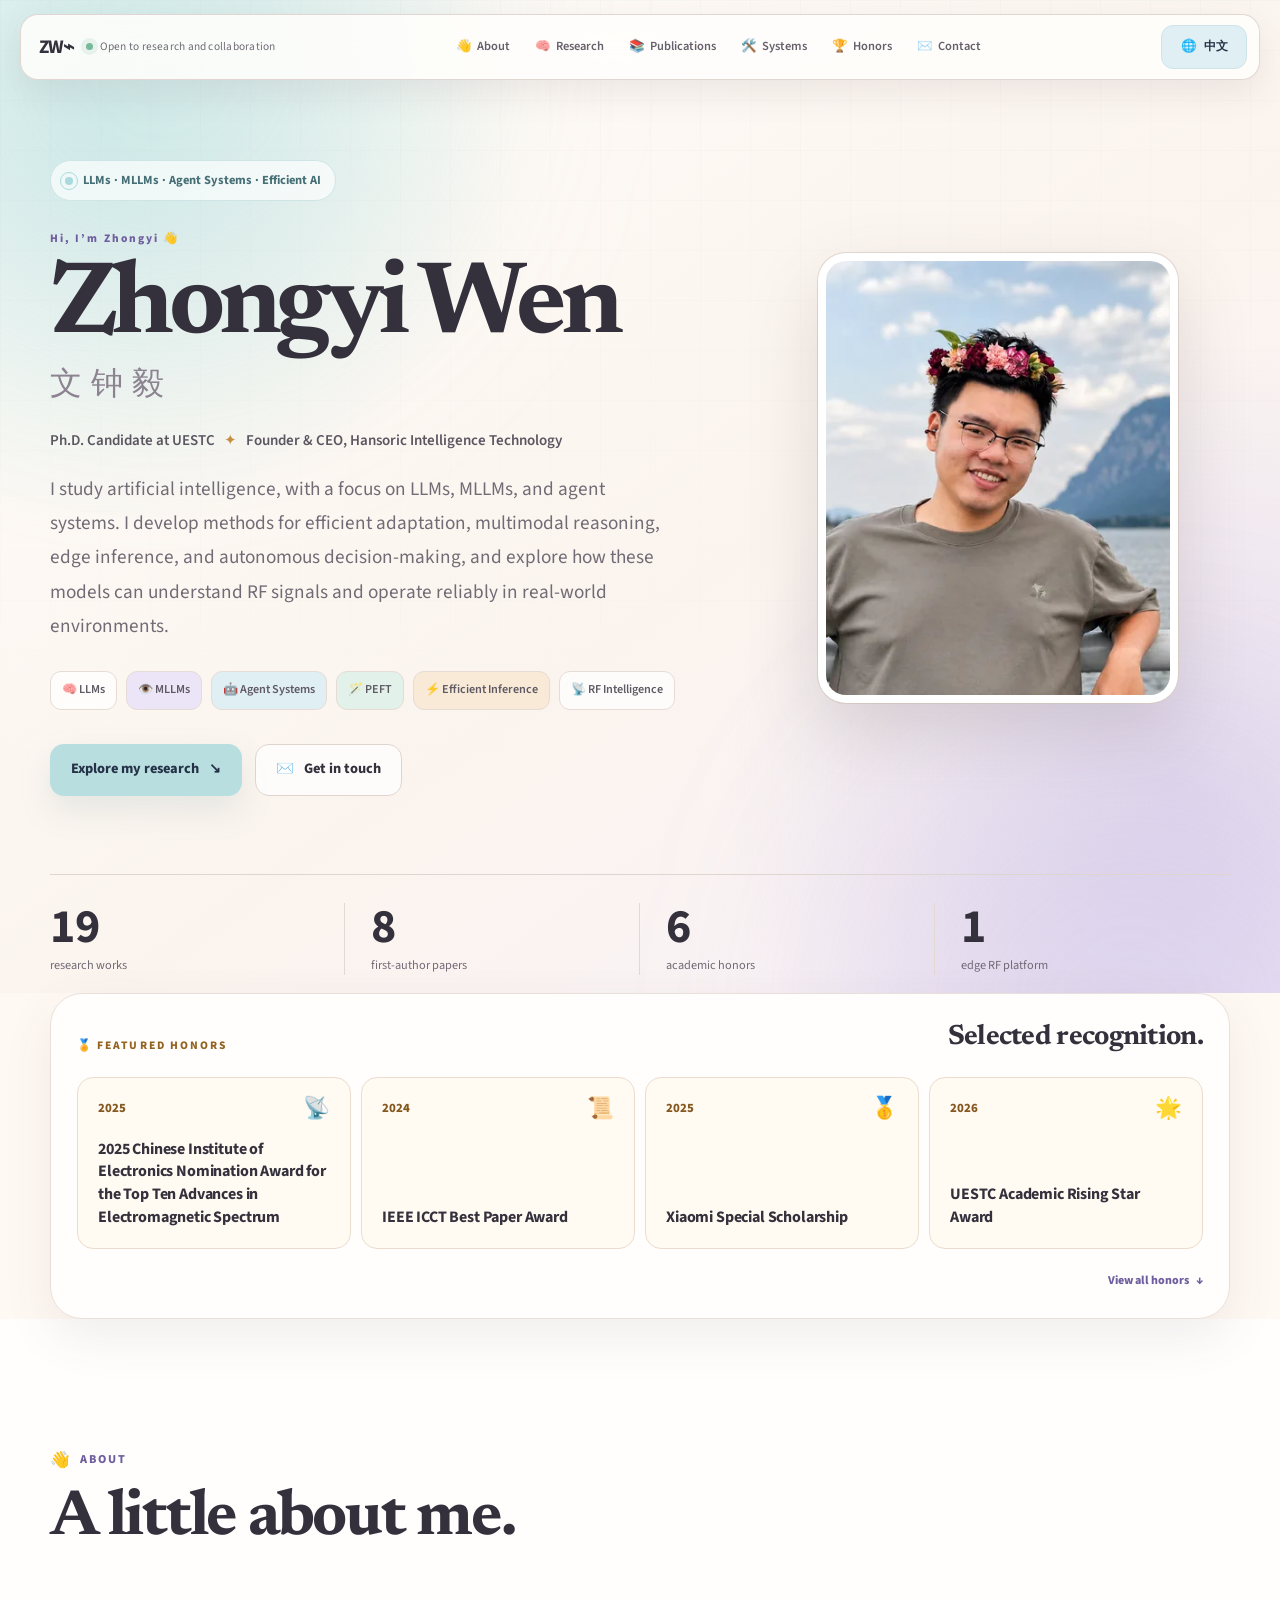
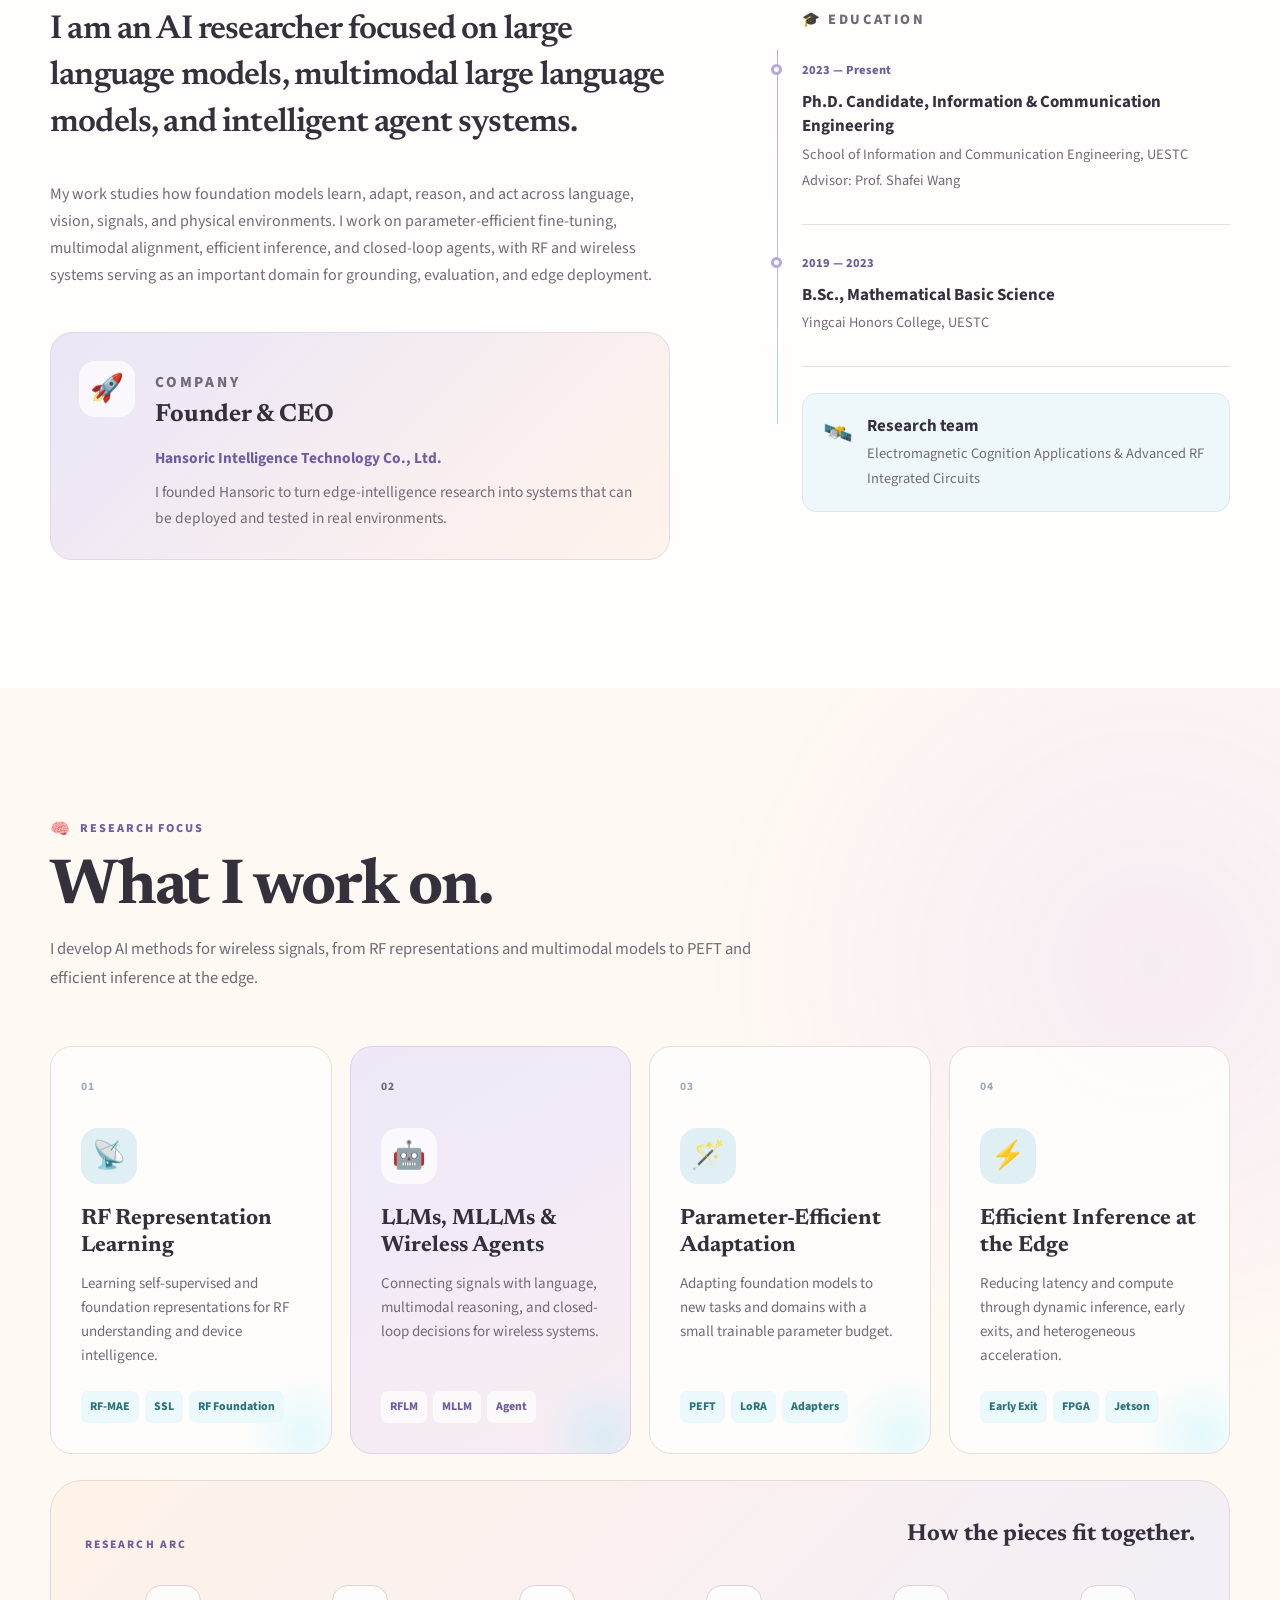
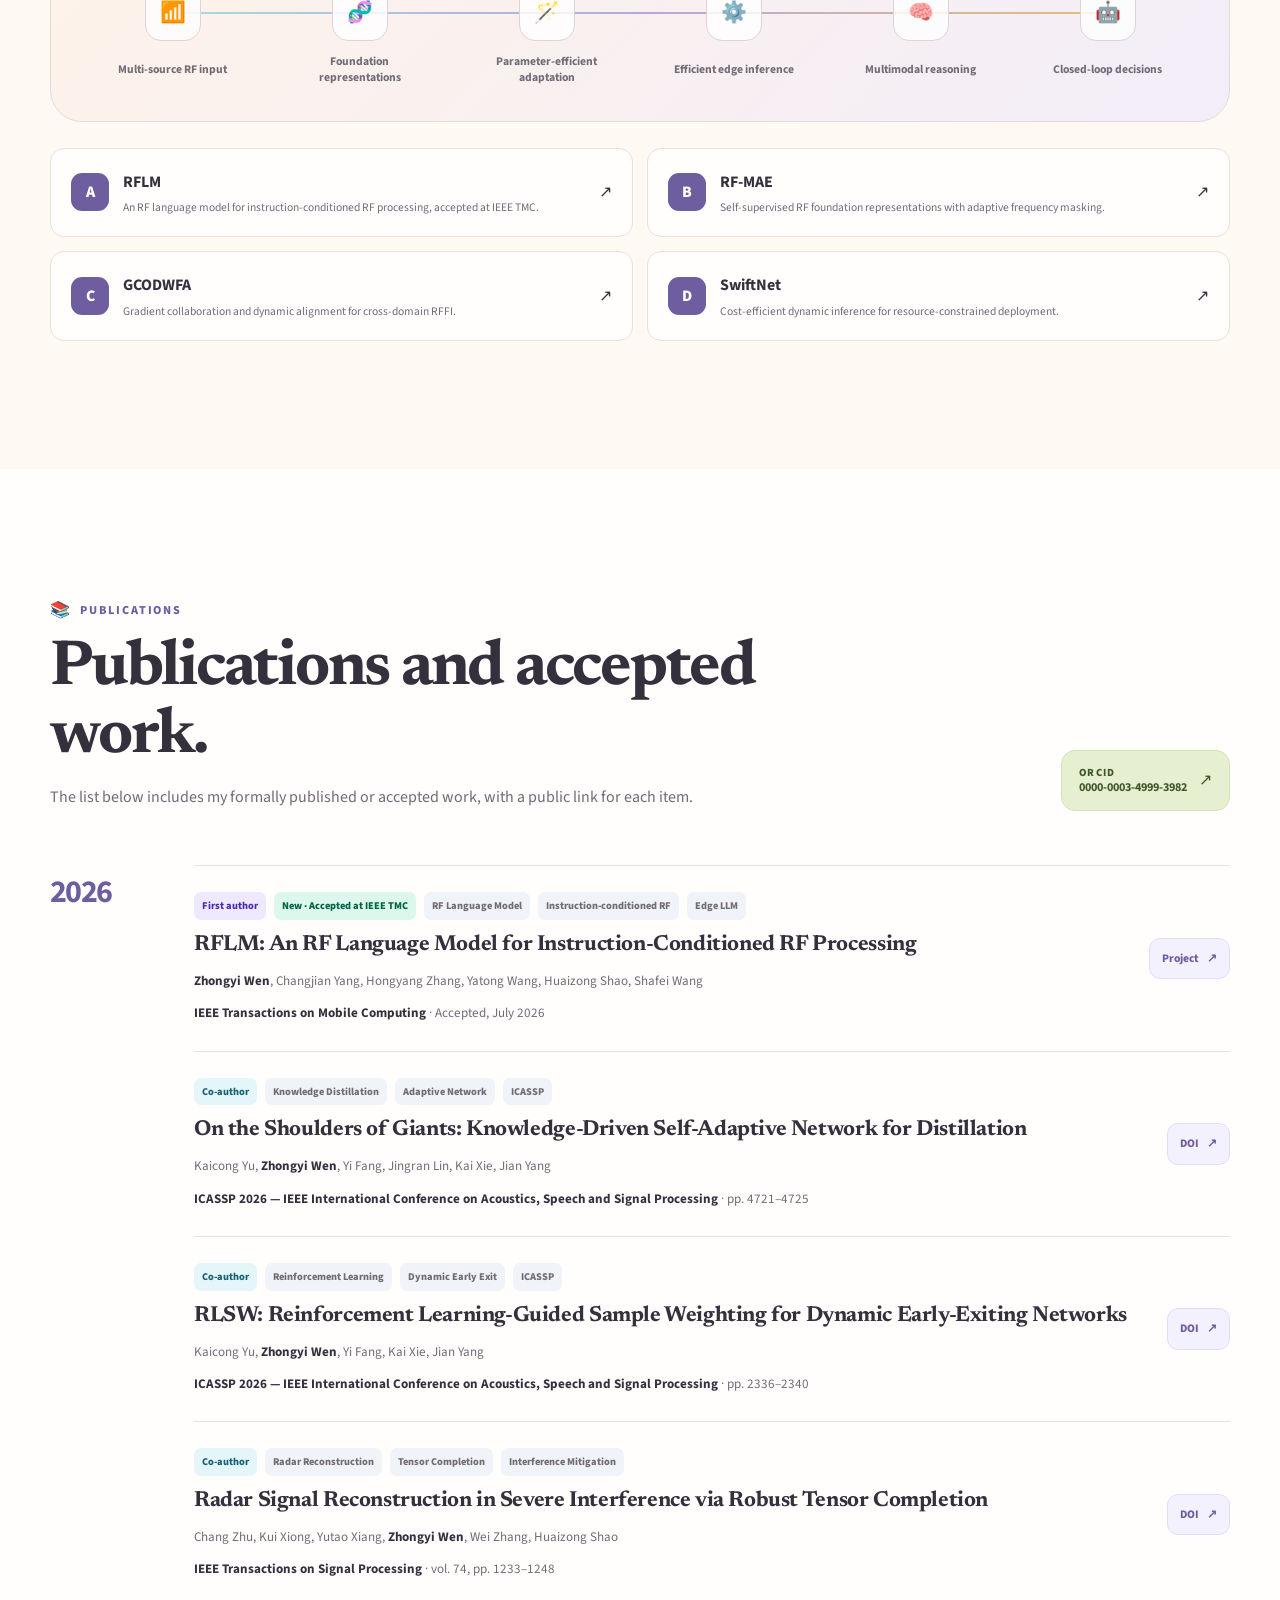
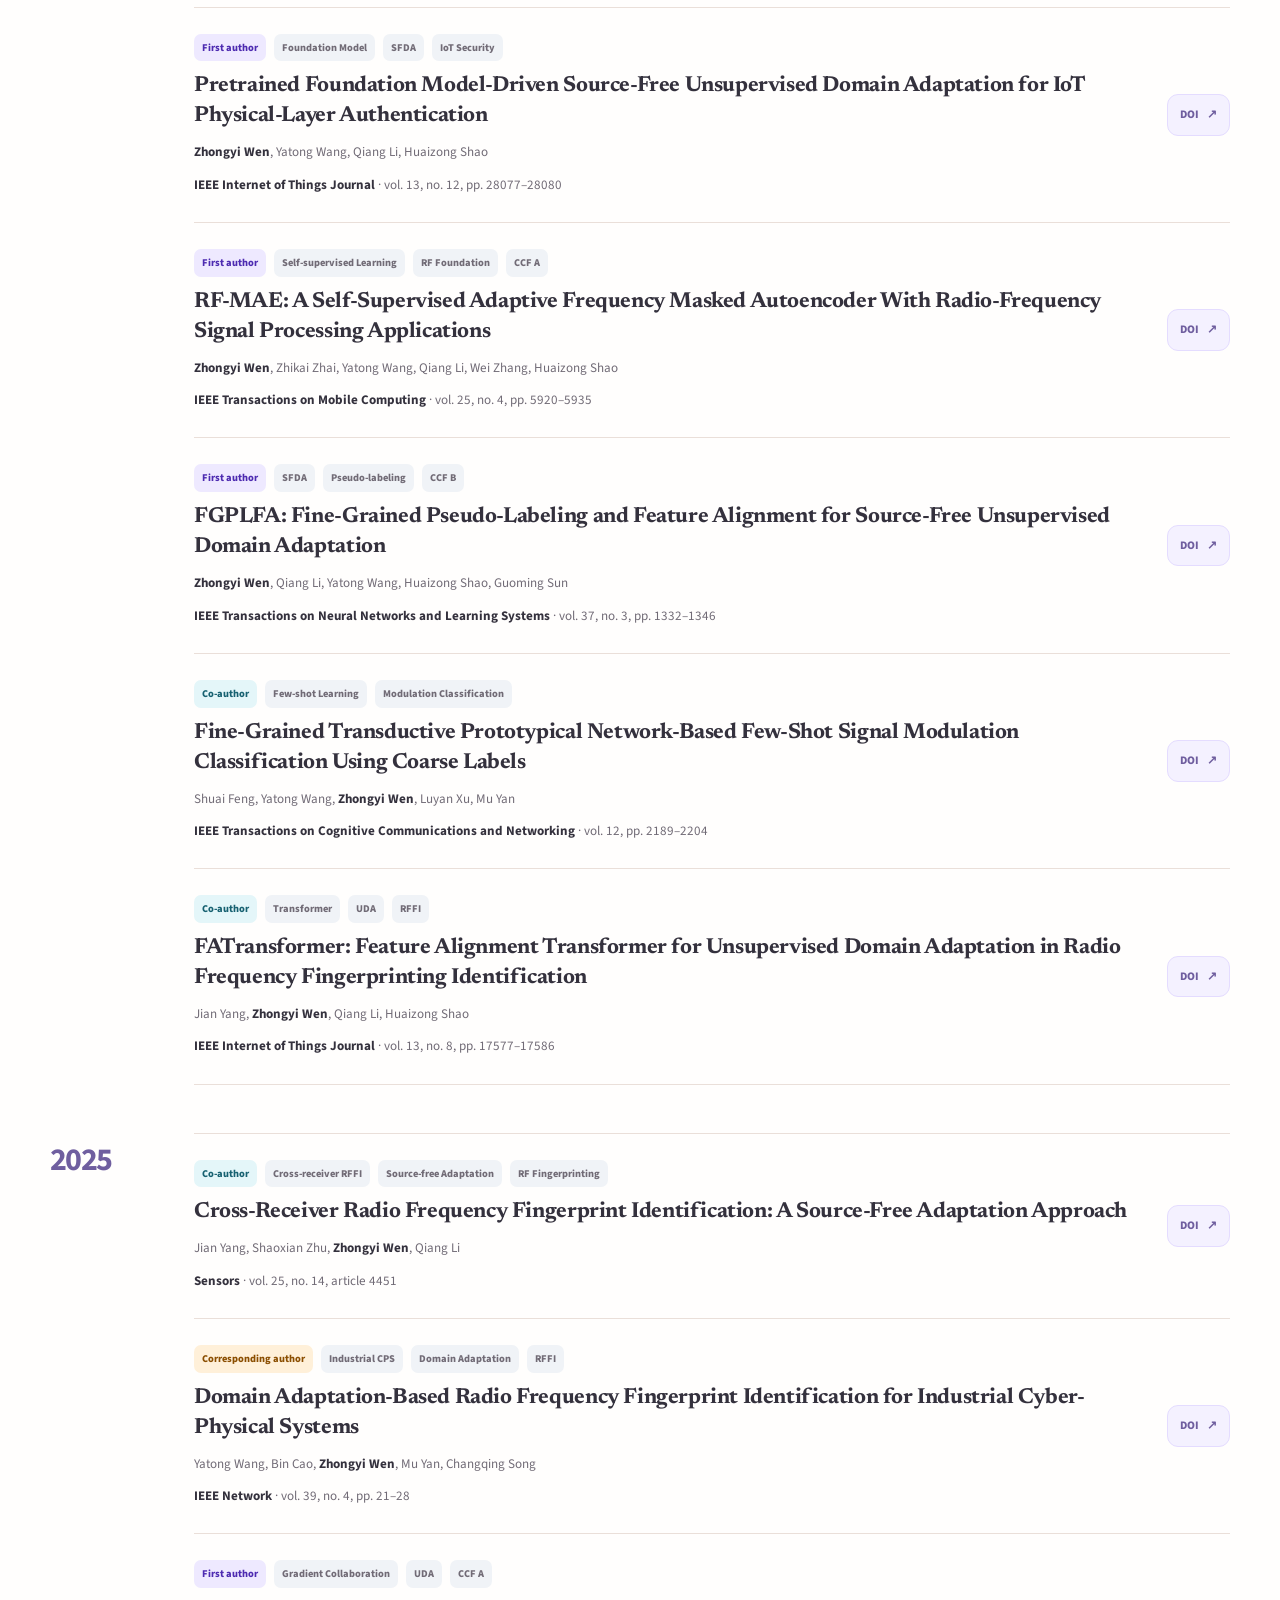
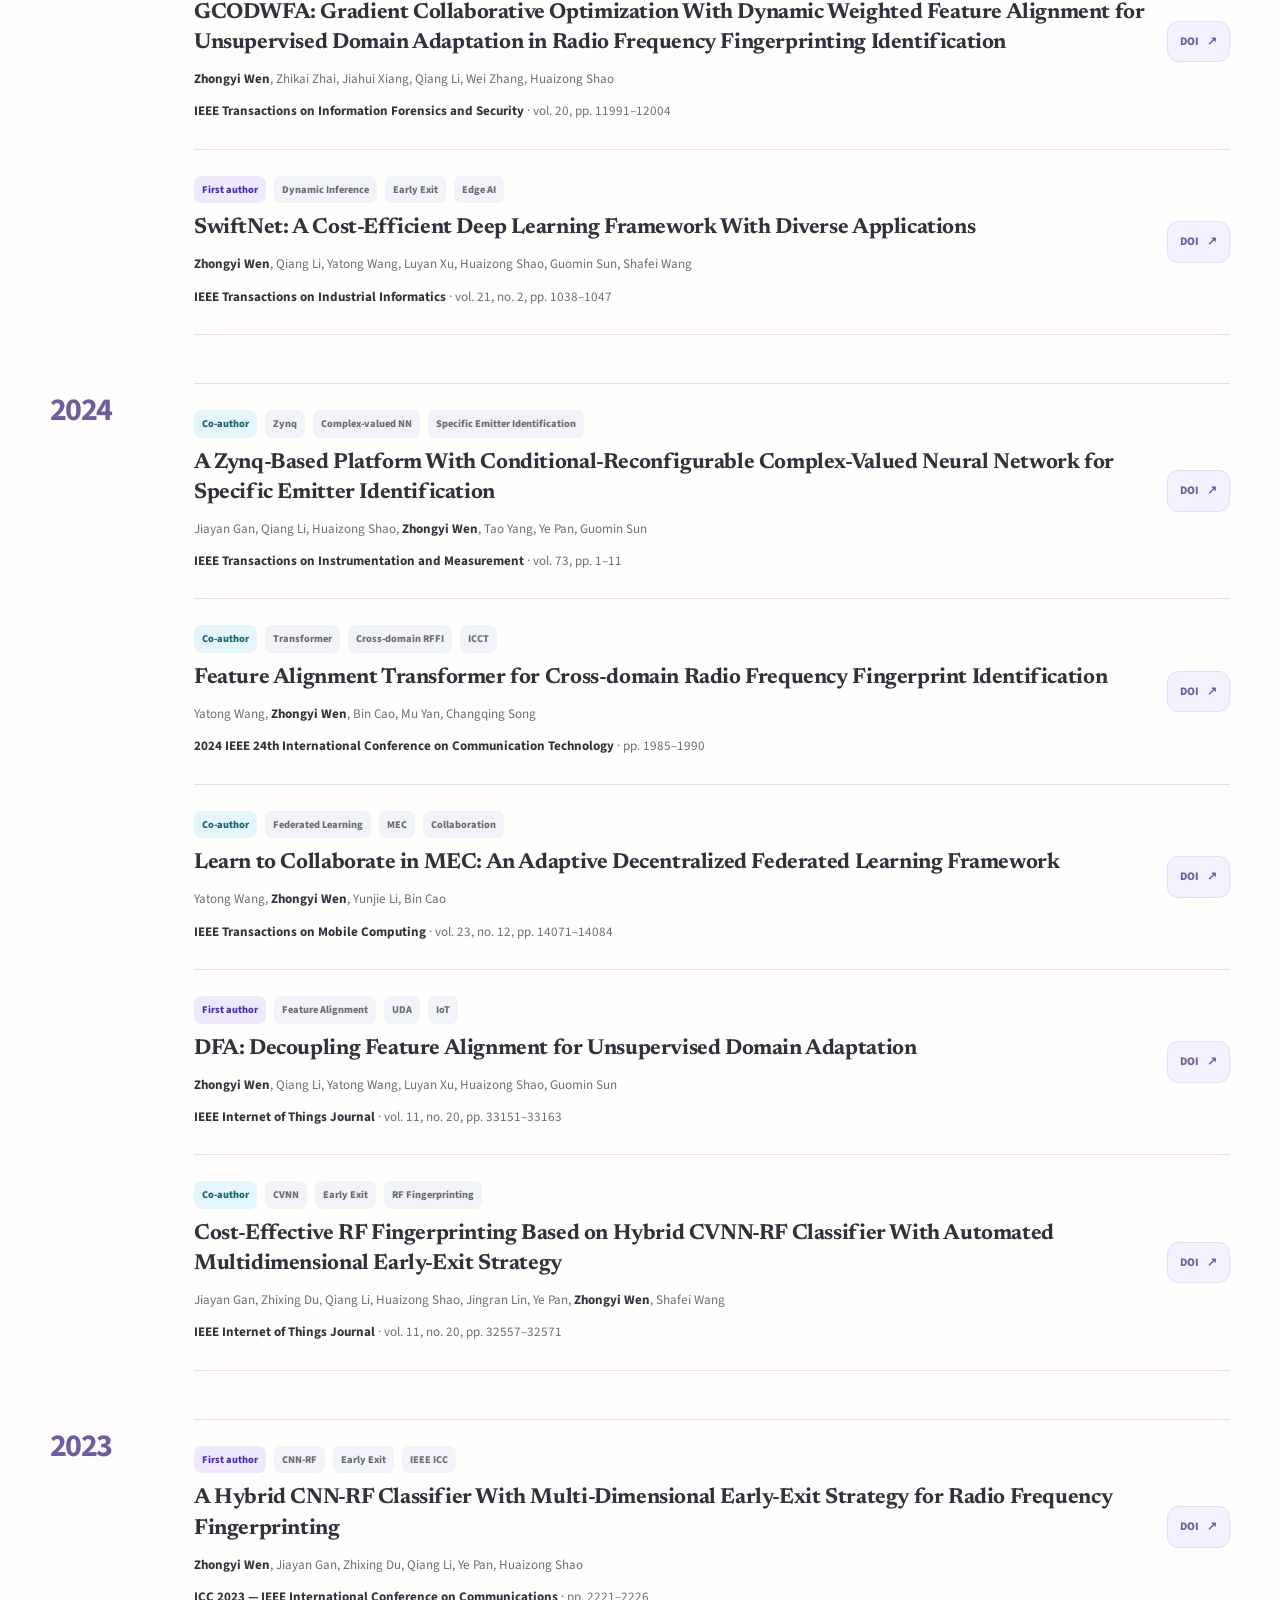
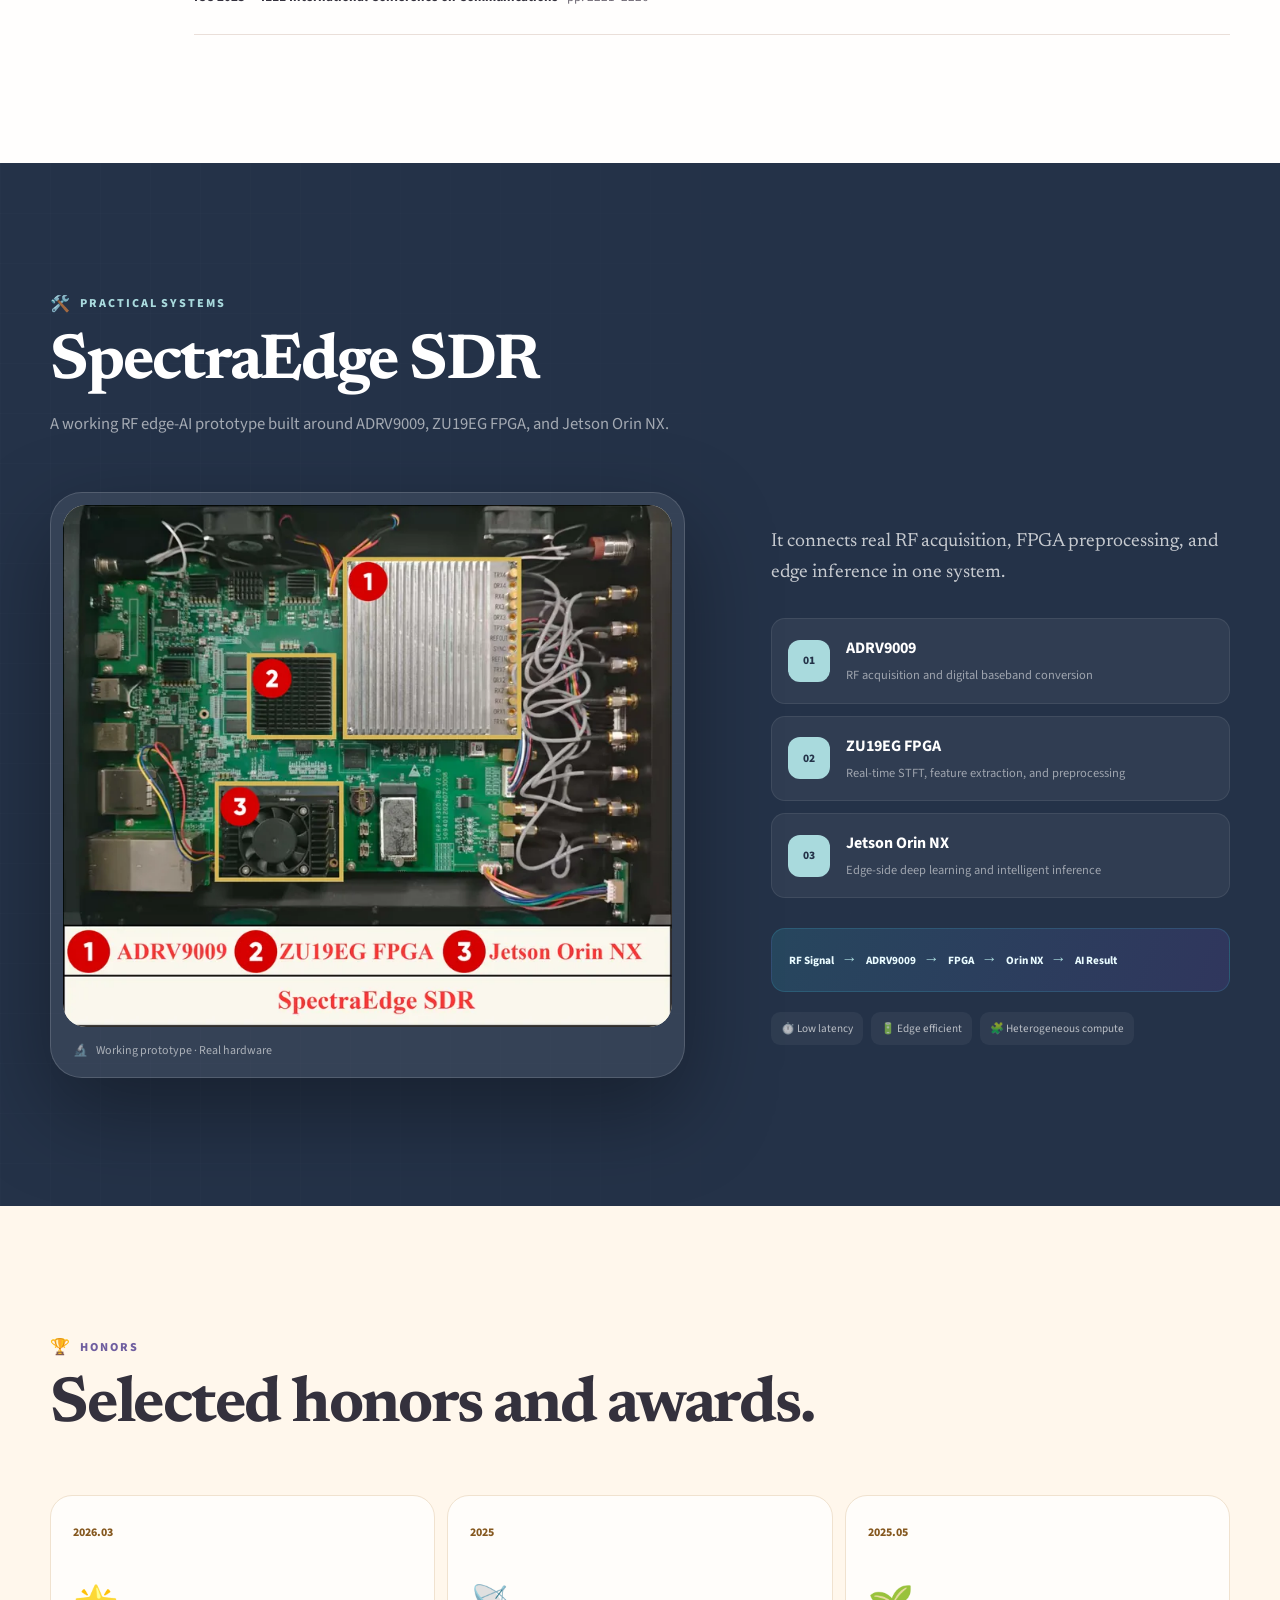
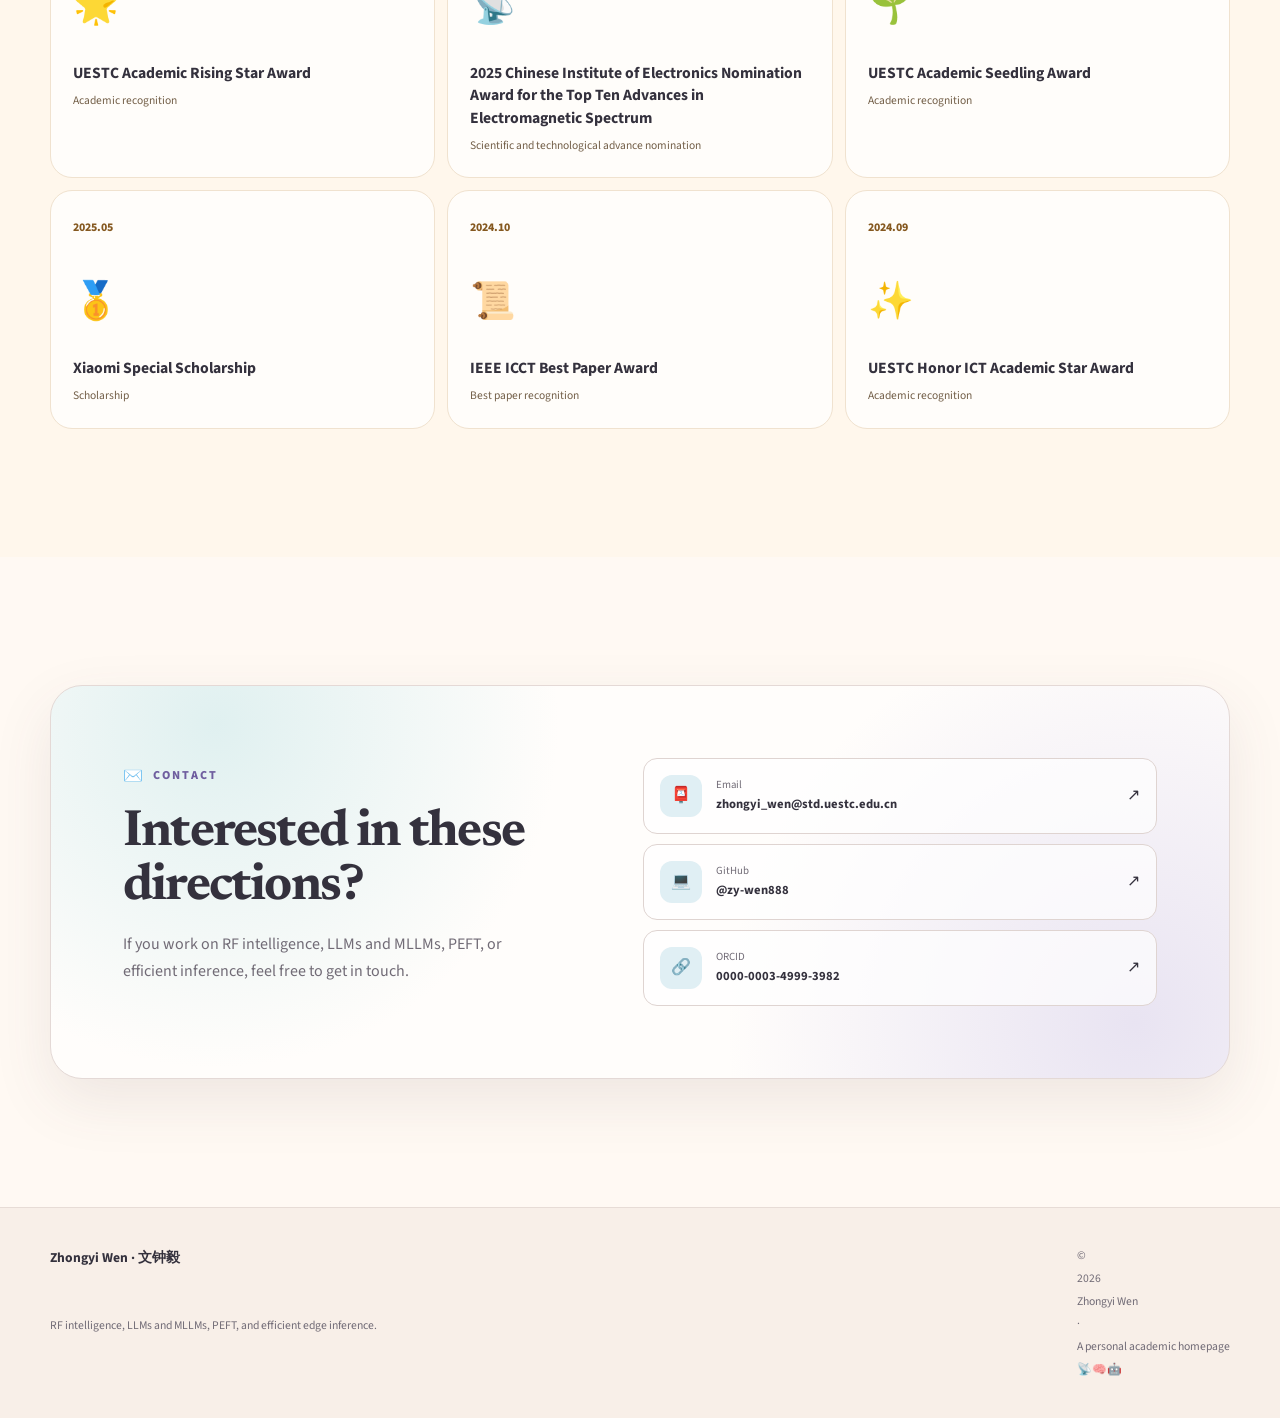
<file: index.html>
<!DOCTYPE html>
<html lang="en">
  <head>
    <meta charset="utf-8">
    <meta name="viewport" content="width=device-width, initial-scale=1">
    <meta name="theme-color" content="#fff9f3">
    <meta
      name="description"
      content="Zhongyi Wen studies RF intelligence, LLMs and MLLMs, parameter-efficient fine-tuning, and efficient inference for edge AI."
    >
    <meta name="author" content="Zhongyi Wen">
    <link rel="canonical" href="https://zy-wen888.github.io/">
    <link rel="icon" href="assets/favicon-64.png" type="image/png" sizes="64x64">
    <link rel="apple-touch-icon" href="assets/apple-touch-icon.png" sizes="180x180">
    <link rel="preload" href="assets/fonts/newsreader-latin-variable.woff2" as="font" type="font/woff2" crossorigin>
    <link rel="preload" href="assets/fonts/source-sans-3-latin-variable.woff2" as="font" type="font/woff2" crossorigin>
    <meta property="og:type" content="website">
    <meta property="og:url" content="https://zy-wen888.github.io/">
    <meta property="og:title" content="Zhongyi Wen — Edge RF Intelligence">
    <meta
      property="og:description"
      content="RF intelligence, LLMs and MLLMs, parameter-efficient fine-tuning, and efficient inference at the edge."
    >
    <meta
      property="og:image"
      content="https://zy-wen888.github.io/assets/og-homepage.jpg"
    >
    <meta property="og:image:type" content="image/jpeg">
    <meta property="og:image:width" content="1200">
    <meta property="og:image:height" content="630">
    <meta property="og:locale" content="en_US">
    <meta property="og:locale:alternate" content="zh_CN">
    <meta name="twitter:card" content="summary_large_image">
    <meta name="twitter:title" content="Zhongyi Wen — Edge RF Intelligence">
    <meta
      name="twitter:description"
      content="RF intelligence · LLMs &amp; MLLMs · PEFT · Efficient inference"
    >
    <meta
      name="twitter:image"
      content="https://zy-wen888.github.io/assets/og-homepage.jpg"
    >
    <title>Zhongyi Wen — Edge RF Intelligence</title>
    <link rel="stylesheet" href="styles.css">
    <script type="application/ld+json">
      {
        "@context": "https://schema.org",
        "@type": "Person",
        "name": "Zhongyi Wen",
        "alternateName": "文钟毅",
        "url": "https://zy-wen888.github.io/",
        "image": "https://zy-wen888.github.io/assets/zhongyi-wen-portrait.png",
        "email": "mailto:zhongyi_wen@std.uestc.edu.cn",
        "jobTitle": ["Ph.D. Candidate", "Founder & CEO"],
        "affiliation": {
          "@type": "CollegeOrUniversity",
          "name": "University of Electronic Science and Technology of China"
        },
        "worksFor": {
          "@type": "Organization",
          "name": "Hansoric Intelligence Technology Co., Ltd.",
          "alternateName": "瀚铄智擎科技有限公司"
        },
        "sameAs": [
          "https://github.com/zy-wen888",
          "https://orcid.org/0000-0003-4999-3982",
          "https://openalex.org/A5108058685"
        ],
        "knowsAbout": [
          "Radio-frequency signal intelligence",
          "Edge artificial intelligence",
          "Large language models",
          "Multimodal large language models",
          "Parameter-efficient fine-tuning",
          "Efficient inference",
          "Wireless cognitive agents",
          "Domain adaptation"
        ]
      }
    </script>
    <script src="script.js?v=20260722-1" defer></script>
  </head>
  <body>
    <a class="skip-link" href="#main" data-i18n="skipLink">Skip to main content</a>

    <header class="site-header" data-header>
      <a class="brand" href="#top" aria-label="Zhongyi Wen home" data-i18n-aria-label="brandHome">
        <span class="brand-mark" aria-hidden="true">ZW⌁</span>
        <span class="brand-status"><i></i><span data-i18n="brandStatus">Open to collaboration</span></span>
      </a>
      <nav id="primary-navigation" aria-label="Primary navigation" data-primary-navigation data-i18n-aria-label="primaryNavigation">
        <a href="#about"><span aria-hidden="true">👋</span><span data-i18n="navAbout">About</span></a>
        <a href="#research"><span aria-hidden="true">🧠</span><span data-i18n="navResearch">Research</span></a>
        <a href="#publications"><span aria-hidden="true">📚</span><span data-i18n="navPublications">Publications</span></a>
        <a href="#systems"><span aria-hidden="true">🛠️</span><span data-i18n="navSystems">Systems</span></a>
        <a href="#honors"><span aria-hidden="true">🏆</span><span data-i18n="navHonors">Honors</span></a>
        <a href="#contact"><span aria-hidden="true">✉️</span><span data-i18n="navContact">Contact</span></a>
      </nav>
      <div class="header-actions">
        <button
          class="mobile-nav-toggle"
          type="button"
          data-nav-toggle
          aria-controls="primary-navigation"
          aria-expanded="false"
          hidden
        >
          <span class="nav-toggle-icon" aria-hidden="true">☰</span>
          <span class="sr-only" data-nav-toggle-label>Open navigation</span>
        </button>
        <button class="language-toggle" type="button" data-language-toggle aria-label="Switch to Chinese">
          <span aria-hidden="true">🌐</span>
          <span data-language-label>中文</span>
        </button>
      </div>
    </header>

    <main id="main">
      <section class="hero" id="top" aria-labelledby="hero-title">
        <div class="hero-grid" aria-hidden="true"></div>
        <div class="hero-glow hero-glow-one" aria-hidden="true"></div>
        <div class="hero-glow hero-glow-two" aria-hidden="true"></div>
        <div class="container hero-layout">
          <div class="hero-copy reveal">
            <p class="hero-badge">
              <span class="signal-dot" aria-hidden="true"></span>
              <span data-i18n="heroBadge">LLMs · MLLMs · Agent Systems · Efficient AI</span>
            </p>
            <p class="hero-kicker" data-i18n="heroKicker">Hi, I’m Zhongyi 👋</p>
            <h1 id="hero-title">
              <span>Zhongyi Wen</span>
              <small>文钟毅</small>
            </h1>
            <p class="hero-role">
              <strong data-i18n="heroAcademicRole">Ph.D. Candidate at UESTC</strong>
              <span aria-hidden="true">✦</span>
              <strong data-i18n="heroCompanyRole">Founder &amp; CEO, Hansoric Intelligence Technology</strong>
            </p>
            <p class="hero-lede" data-i18n="heroLede">
              I study artificial intelligence, with a focus on LLMs, MLLMs, and agent systems. I develop methods for
              efficient adaptation, multimodal reasoning, edge inference, and autonomous decision-making, and explore
              how these models can understand RF signals and operate reliably in real-world environments.
            </p>
            <ul class="topic-ribbon">
              <li>🧠 <span data-i18n="topicLlm">LLMs</span></li>
              <li>👁️ <span data-i18n="topicMllm">MLLMs</span></li>
              <li>🤖 <span data-i18n="topicAgents">Agent Systems</span></li>
              <li>🪄 <span data-i18n="topicPeft">PEFT</span></li>
              <li>⚡ <span data-i18n="topicInference">Efficient Inference</span></li>
              <li>📡 <span data-i18n="topicRf">RF Intelligence</span></li>
            </ul>
            <div class="hero-actions">
              <a class="button button-primary" href="#research">
                <span data-i18n="exploreResearch">Explore my research</span><span aria-hidden="true">↘</span>
              </a>
              <a class="button button-ghost" href="mailto:zhongyi_wen@std.uestc.edu.cn">
                <span aria-hidden="true">✉️</span><span data-i18n="startConversation">Get in touch</span>
              </a>
            </div>
          </div>

          <div class="hero-visual reveal">
            <figure class="portrait-frame">
              <picture>
                <source
                  type="image/webp"
                  srcset="assets/zhongyi-wen-portrait-480.webp 480w, assets/zhongyi-wen-portrait-960.webp 960w"
                  sizes="(max-width: 820px) min(82vw, 350px), 360px"
                >
                <img
                  src="assets/zhongyi-wen-portrait.png"
                  alt="Portrait of Zhongyi Wen"
                  data-i18n-alt="portraitAlt"
                  width="1254"
                  height="1254"
                  fetchpriority="high"
                >
              </picture>
            </figure>
          </div>
        </div>

        <div class="container stat-strip reveal" role="group" aria-label="Academic highlights" data-i18n-aria-label="academicHighlights">
          <div><strong>19</strong><span data-i18n="statWorks">research works</span></div>
          <div><strong>8</strong><span data-i18n="statFirstAuthor">first-author papers</span></div>
          <div><strong>6</strong><span data-i18n="statHonors">academic honors</span></div>
          <div><strong>1</strong><span data-i18n="statPlatform">edge RF platform</span></div>
        </div>
      </section>

      <section class="featured-honors" aria-labelledby="featured-honors-title">
        <div class="container featured-honors-panel reveal">
          <div class="featured-honors-heading">
            <p class="mini-label"><span aria-hidden="true">🏅</span> <span data-i18n="featuredHonorsLabel">FEATURED HONORS</span></p>
            <h2 id="featured-honors-title" data-i18n="featuredHonorsTitle">Selected recognition.</h2>
          </div>
          <div class="featured-honors-grid">
            <article><time>2025</time><span aria-hidden="true">📡</span><h3 data-i18n="awardCieNomination">2025 Chinese Institute of Electronics Nomination Award for the Top Ten Advances in Electromagnetic Spectrum</h3></article>
            <article><time>2024</time><span aria-hidden="true">📜</span><h3>IEEE ICCT Best Paper Award</h3></article>
            <article><time>2025</time><span aria-hidden="true">🥇</span><h3 data-i18n="awardXiaomi">Xiaomi Special Scholarship</h3></article>
            <article><time>2026</time><span aria-hidden="true">🌟</span><h3 data-i18n="awardRisingStar">UESTC Academic Rising Star Award</h3></article>
          </div>
          <a class="featured-honors-link" href="#honors"><span data-i18n="viewAllHonors">View all honors</span><span aria-hidden="true">↓</span></a>
        </div>
      </section>

      <section class="section about-section" id="about" aria-labelledby="about-title">
        <div class="container">
          <div class="section-heading reveal">
            <p class="eyebrow"><span aria-hidden="true">👋</span><span data-i18n="aboutEyebrow">About</span></p>
            <h2 id="about-title" data-i18n="aboutTitle">A little about me.</h2>
          </div>
          <div class="about-layout">
            <article class="about-story reveal">
              <p class="lead" data-i18n="aboutLead">
                I am an AI researcher focused on large language models, multimodal large language models, and intelligent agent systems.
              </p>
              <p data-i18n="aboutBody">
                My work studies how foundation models learn, adapt, reason, and act across language, vision, signals,
                and physical environments. I work on parameter-efficient fine-tuning, multimodal alignment, efficient
                inference, and closed-loop agents, with RF and wireless systems serving as an important domain for
                grounding, evaluation, and edge deployment.
              </p>
              <div class="founder-note">
                <span class="founder-emoji" aria-hidden="true">🚀</span>
                <div>
                  <p class="mini-label" data-i18n="founderLabel">COMPANY</p>
                  <h3 data-i18n="founderTitle">Founder &amp; CEO</h3>
                  <p class="company-name" data-i18n="companyName">Hansoric Intelligence Technology Co., Ltd.</p>
                  <p data-i18n="founderBody">
                    I founded Hansoric to turn edge-intelligence research into systems that can be deployed and tested in real environments.
                  </p>
                </div>
              </div>
            </article>

            <div class="education-timeline reveal">
              <p class="mini-label"><span aria-hidden="true">🎓</span> <span data-i18n="educationLabel">EDUCATION</span></p>
              <article>
                <time>2023 — <span data-i18n="present">Present</span></time>
                <h3 data-i18n="phdProgram">Ph.D. Candidate, Information &amp; Communication Engineering</h3>
                <p data-i18n="uestcSchool">School of Information and Communication Engineering, UESTC</p>
                <small data-i18n="advisor">Advisor: Prof. Shafei Wang</small>
              </article>
              <article>
                <time>2019 — 2023</time>
                <h3 data-i18n="bachelorProgram">B.Sc., Mathematical Basic Science</h3>
                <p data-i18n="yingcaiCollege">Yingcai Honors College, UESTC</p>
              </article>
              <article class="team-card">
                <span aria-hidden="true">🛰️</span>
                <div>
                  <h3 data-i18n="teamTitle">Research team</h3>
                  <p data-i18n="teamName">Electromagnetic Cognition Applications &amp; Advanced RF Integrated Circuits</p>
                </div>
              </article>
            </div>
          </div>
        </div>
      </section>

      <section class="section research-section" id="research" aria-labelledby="research-title">
        <div class="container">
          <div class="section-heading reveal">
            <p class="eyebrow"><span aria-hidden="true">🧠</span><span data-i18n="researchEyebrow">Research focus</span></p>
            <h2 id="research-title" data-i18n="researchTitle">What I work on.</h2>
            <p data-i18n="researchIntro">
              I develop AI methods for wireless signals, from RF representations and multimodal models to PEFT and efficient inference at the edge.
            </p>
          </div>

          <div class="research-grid">
            <article class="research-card reveal">
              <span class="research-number">01</span>
              <span class="research-emoji" aria-hidden="true">📡</span>
              <h3 data-i18n="rfTitle">RF Representation Learning</h3>
              <p data-i18n="rfBody">Learning self-supervised and foundation representations for RF understanding and device intelligence.</p>
              <div class="tag-row"><span>RF-MAE</span><span>SSL</span><span>RF Foundation</span></div>
            </article>
            <article class="research-card accent-card reveal">
              <span class="research-number">02</span>
              <span class="research-emoji" aria-hidden="true">🤖</span>
              <h3 data-i18n="agentTitle">LLMs, MLLMs &amp; Wireless Agents</h3>
              <p data-i18n="agentBody">Connecting signals with language, multimodal reasoning, and closed-loop decisions for wireless systems.</p>
              <div class="tag-row"><span>RFLM</span><span>MLLM</span><span>Agent</span></div>
            </article>
            <article class="research-card reveal">
              <span class="research-number">03</span>
              <span class="research-emoji" aria-hidden="true">🪄</span>
              <h3 data-i18n="adaptTitle">Parameter-Efficient Adaptation</h3>
              <p data-i18n="adaptBody">Adapting foundation models to new tasks and domains with a small trainable parameter budget.</p>
              <div class="tag-row"><span>PEFT</span><span>LoRA</span><span>Adapters</span></div>
            </article>
            <article class="research-card reveal">
              <span class="research-number">04</span>
              <span class="research-emoji" aria-hidden="true">⚡</span>
              <h3 data-i18n="edgeTitle">Efficient Inference at the Edge</h3>
              <p data-i18n="edgeBody">Reducing latency and compute through dynamic inference, early exits, and heterogeneous acceleration.</p>
              <div class="tag-row"><span>Early Exit</span><span>FPGA</span><span>Jetson</span></div>
            </article>
          </div>

          <div class="research-arc reveal">
            <div class="arc-heading">
              <p class="mini-label" data-i18n="arcLabel">RESEARCH ARC</p>
              <h3 data-i18n="arcTitle">How the pieces fit together.</h3>
            </div>
            <ol>
              <li><span>📶</span><strong data-i18n="arcInput">Multi-source RF input</strong></li>
              <li><span>🧬</span><strong data-i18n="arcTrust">Foundation representations</strong></li>
              <li><span>🪄</span><strong data-i18n="arcAdapt">Parameter-efficient adaptation</strong></li>
              <li><span>⚙️</span><strong data-i18n="arcDeploy">Efficient edge inference</strong></li>
              <li><span>🧠</span><strong data-i18n="arcReason">Multimodal reasoning</strong></li>
              <li><span>🤖</span><strong data-i18n="arcDecide">Closed-loop decisions</strong></li>
            </ol>
          </div>

          <div class="signature-works">
            <a class="signature-work reveal" href="https://huggingface.co/collections/zywen/rflm-dataset" target="_blank" rel="noopener noreferrer">
              <span class="work-index">A</span>
              <span><strong>RFLM</strong><small data-i18n="rflmSummary">An RF language model for instruction-conditioned RF processing, accepted at IEEE TMC.</small></span>
              <span aria-hidden="true">↗</span>
            </a>
            <a class="signature-work reveal" href="https://doi.org/10.1109/TMC.2025.3633287" target="_blank" rel="noopener noreferrer">
              <span class="work-index">B</span>
              <span><strong>RF-MAE</strong><small data-i18n="rfMaeSummary">Self-supervised RF foundation representations with adaptive frequency masking.</small></span>
              <span aria-hidden="true">↗</span>
            </a>
            <a class="signature-work reveal" href="https://doi.org/10.1109/TIFS.2025.3630037" target="_blank" rel="noopener noreferrer">
              <span class="work-index">C</span>
              <span><strong>GCODWFA</strong><small data-i18n="gcodwfaSummary">Gradient collaboration and dynamic alignment for cross-domain RFFI.</small></span>
              <span aria-hidden="true">↗</span>
            </a>
            <a class="signature-work reveal" href="https://doi.org/10.1109/TII.2024.3448500" target="_blank" rel="noopener noreferrer">
              <span class="work-index">D</span>
              <span><strong>SwiftNet</strong><small data-i18n="swiftNetSummary">Cost-efficient dynamic inference for resource-constrained deployment.</small></span>
              <span aria-hidden="true">↗</span>
            </a>
          </div>
        </div>
      </section>

      <section class="section publications-section" id="publications" aria-labelledby="publications-title">
        <div class="container">
          <div class="section-heading publication-heading reveal">
            <div>
              <p class="eyebrow"><span aria-hidden="true">📚</span><span data-i18n="publicationsEyebrow">Publications</span></p>
              <h2 id="publications-title" data-i18n="publicationsTitle">Publications and accepted work.</h2>
              <p data-i18n="publicationsIntro">The list below includes my formally published or accepted work, with a public link for each item.</p>
            </div>
            <a class="orcid-link" href="https://orcid.org/0000-0003-4999-3982" target="_blank" rel="noopener noreferrer">
              <span>ORCID</span><strong>0000-0003-4999-3982</strong><span aria-hidden="true">↗</span>
            </a>
          </div>
          <p class="sr-only" role="status" aria-live="polite" aria-atomic="true" data-publication-status></p>
          <div id="publication-list" class="publication-list"></div>
          <noscript>
            <p class="noscript-note">JavaScript is required for the bilingual publication list. Visit the verified ORCID profile above for the complete record.</p>
          </noscript>
        </div>
      </section>

      <section class="section systems-section" id="systems" aria-labelledby="systems-title">
        <div class="systems-grid-bg" aria-hidden="true"></div>
        <div class="container">
          <div class="section-heading light-heading reveal">
            <p class="eyebrow"><span aria-hidden="true">🛠️</span><span data-i18n="systemsEyebrow">Practical systems</span></p>
            <h2 id="systems-title" data-i18n="systemsTitle">SpectraEdge SDR</h2>
            <p data-i18n="systemsIntro">A working RF edge-AI prototype built around ADRV9009, ZU19EG FPGA, and Jetson Orin NX.</p>
          </div>
          <div class="system-layout">
            <figure class="system-image reveal">
              <picture>
                <source
                  type="image/webp"
                  srcset="assets/spectraedge-sdr-768.webp 768w, assets/spectraedge-sdr-1440.webp 1440w"
                  sizes="(max-width: 820px) calc(100vw - 40px), 660px"
                >
                <img
                  src="assets/spectraedge-sdr.png"
                  alt="SpectraEdge SDR hardware showing the ADRV9009, ZU19EG FPGA, and Jetson Orin NX"
                  data-i18n-alt="systemImageAlt"
                  width="1711"
                  height="1466"
                  loading="lazy"
                  decoding="async"
                >
              </picture>
              <figcaption><span aria-hidden="true">🔬</span><span data-i18n="hardwareCaption">Working prototype · Real hardware</span></figcaption>
            </figure>
            <div class="system-copy reveal">
              <p class="system-statement" data-i18n="systemStatement">
                It connects real RF acquisition, FPGA preprocessing, and edge inference in one system.
              </p>
              <ol class="hardware-list">
                <li><span>01</span><div><strong>ADRV9009</strong><p data-i18n="hardwareRf">RF acquisition and digital baseband conversion</p></div></li>
                <li><span>02</span><div><strong>ZU19EG FPGA</strong><p data-i18n="hardwareFpga">Real-time STFT, feature extraction, and preprocessing</p></div></li>
                <li><span>03</span><div><strong>Jetson Orin NX</strong><p data-i18n="hardwareGpu">Edge-side deep learning and intelligent inference</p></div></li>
              </ol>
              <div class="pipeline" role="group" aria-label="SpectraEdge processing pipeline" data-i18n-aria-label="processingPipeline">
                <span>RF Signal</span><i>→</i><span>ADRV9009</span><i>→</i><span>FPGA</span><i>→</i><span>Orin NX</span><i>→</i><span>AI Result</span>
              </div>
              <div class="system-tags">
                <span>⏱️ <span data-i18n="lowLatency">Low latency</span></span>
                <span>🔋 <span data-i18n="lowPower">Edge efficient</span></span>
                <span>🧩 <span data-i18n="heterogeneous">Heterogeneous compute</span></span>
              </div>
            </div>
          </div>
        </div>
      </section>

      <section class="section honors-section" id="honors" aria-labelledby="honors-title">
        <div class="container">
          <div class="section-heading reveal">
            <p class="eyebrow"><span aria-hidden="true">🏆</span><span data-i18n="honorsEyebrow">Honors</span></p>
            <h2 id="honors-title" data-i18n="honorsTitle">Selected honors and awards.</h2>
          </div>
          <div class="honors-list">
            <article class="honor-item reveal"><time>2026.03</time><span aria-hidden="true">🌟</span><div><h3 data-i18n="awardRisingStar">UESTC Academic Rising Star Award</h3><p data-i18n="awardAcademic">Academic recognition</p></div></article>
            <article class="honor-item reveal"><time>2025</time><span aria-hidden="true">📡</span><div><h3 data-i18n="awardCieNomination">2025 Chinese Institute of Electronics Nomination Award for the Top Ten Advances in Electromagnetic Spectrum</h3><p data-i18n="awardNomination">Scientific and technological advance nomination</p></div></article>
            <article class="honor-item reveal"><time>2025.05</time><span aria-hidden="true">🌱</span><div><h3 data-i18n="awardSeedling">UESTC Academic Seedling Award</h3><p data-i18n="awardAcademic">Academic recognition</p></div></article>
            <article class="honor-item reveal"><time>2025.05</time><span aria-hidden="true">🥇</span><div><h3 data-i18n="awardXiaomi">Xiaomi Special Scholarship</h3><p data-i18n="awardScholarship">Scholarship</p></div></article>
            <article class="honor-item reveal"><time>2024.10</time><span aria-hidden="true">📜</span><div><h3>IEEE ICCT Best Paper Award</h3><p data-i18n="awardPaper">Best paper recognition</p></div></article>
            <article class="honor-item reveal"><time>2024.09</time><span aria-hidden="true">✨</span><div><h3 data-i18n="awardAcademicStar">UESTC Honor ICT Academic Star Award</h3><p data-i18n="awardAcademic">Academic recognition</p></div></article>
          </div>
        </div>
      </section>

      <section class="section contact-section" id="contact" aria-labelledby="contact-title">
        <div class="container contact-panel reveal">
          <div>
            <p class="eyebrow"><span aria-hidden="true">✉️</span><span data-i18n="contactEyebrow">Contact</span></p>
            <h2 id="contact-title" data-i18n="contactTitle">Interested in these directions?</h2>
            <p data-i18n="contactIntro">If you work on RF intelligence, LLMs and MLLMs, PEFT, or efficient inference, feel free to get in touch.</p>
          </div>
          <div class="contact-links">
            <a href="mailto:zhongyi_wen@std.uestc.edu.cn"><span aria-hidden="true">📮</span><span><small>Email</small><strong>zhongyi_wen@std.uestc.edu.cn</strong></span><span aria-hidden="true">↗</span></a>
            <a href="https://github.com/zy-wen888" target="_blank" rel="noopener noreferrer"><span aria-hidden="true">💻</span><span><small>GitHub</small><strong>@zy-wen888</strong></span><span aria-hidden="true">↗</span></a>
            <a href="https://orcid.org/0000-0003-4999-3982" target="_blank" rel="noopener noreferrer"><span aria-hidden="true">🔗</span><span><small>ORCID</small><strong>0000-0003-4999-3982</strong></span><span aria-hidden="true">↗</span></a>
          </div>
        </div>
      </section>
    </main>

    <footer>
      <div class="container footer-layout">
        <p><strong>Zhongyi Wen · 文钟毅</strong><span data-i18n="footerLine">RF intelligence, LLMs and MLLMs, PEFT, and efficient edge inference.</span></p>
        <p>© <span data-current-year>2026</span> Zhongyi Wen <span aria-hidden="true">·</span> <span data-i18n="footerBuilt">A personal academic homepage</span> 📡🧠🤖</p>
      </div>
    </footer>

    <a class="back-to-top" href="#top" aria-label="Back to top" data-back-to-top><span aria-hidden="true">🚀</span></a>
  </body>
</html>
</file>
<file: styles.css>
@font-face {
  font-family: "Newsreader Variable";
  font-style: normal;
  font-display: swap;
  font-weight: 200 800;
  src: url("assets/fonts/newsreader-latin-variable.woff2") format("woff2-variations");
}

@font-face {
  font-family: "Source Sans 3 Variable";
  font-style: normal;
  font-display: swap;
  font-weight: 200 900;
  src: url("assets/fonts/source-sans-3-latin-variable.woff2") format("woff2-variations");
}

:root {
  --ink: #34313d;
  --muted: #716b76;
  --paper: #fff9f3;
  --surface: #fffefd;
  --line: #eadfd9;
  --night: #243248;
  --night-soft: #314157;
  --cyan: #a9dadd;
  --cyan-dark: #2f737a;
  --violet: #b5a9dd;
  --violet-dark: #6f5e9f;
  --amber: #e8bd77;
  --green: #79b99b;
  --peach: #f4d8ca;
  --butter: #f4e7b9;
  --lavender-soft: #ebe5f7;
  --mint-soft: #e2f1e9;
  --sky-soft: #e0eff4;
  --shadow: 0 22px 60px rgba(92, 72, 74, 0.1);
  --radius-lg: 32px;
  --radius-md: 22px;
  --radius-sm: 14px;
  --container: 1180px;
}

*,
*::before,
*::after {
  box-sizing: border-box;
}

html {
  scroll-behavior: smooth;
  scroll-padding-top: 92px;
}

body {
  margin: 0;
  color: var(--ink);
  background: var(--paper);
  font-family: "Source Sans 3 Variable", "Segoe UI", "PingFang SC", "Microsoft YaHei", sans-serif;
  font-size: 16px;
  line-height: 1.7;
  -webkit-font-smoothing: antialiased;
  text-rendering: optimizeLegibility;
}

html[lang^="zh"] body {
  font-family: "PingFang SC", "Microsoft YaHei", "Noto Sans CJK SC", sans-serif;
}

img {
  display: block;
  max-width: 100%;
}

a {
  color: inherit;
  text-decoration: none;
}

button,
input,
textarea,
select {
  font: inherit;
}

button,
a {
  -webkit-tap-highlight-color: transparent;
}

:focus-visible {
  outline: 3px solid var(--violet-dark);
  outline-offset: 3px;
  box-shadow: 0 0 0 6px rgba(255, 255, 255, 0.96);
}

::selection {
  color: var(--night);
  background: var(--cyan);
}

.container {
  width: min(calc(100% - 40px), var(--container));
  margin-inline: auto;
}

.skip-link {
  position: fixed;
  z-index: 1000;
  top: 10px;
  left: 10px;
  padding: 10px 16px;
  color: var(--night);
  background: var(--amber);
  border-radius: 10px;
  transform: translateY(-150%);
  transition: transform 160ms ease;
}

.skip-link:focus {
  transform: translateY(0);
}

.sr-only {
  position: absolute !important;
  width: 1px !important;
  height: 1px !important;
  padding: 0 !important;
  overflow: hidden !important;
  clip: rect(0, 0, 0, 0) !important;
  white-space: nowrap !important;
  border: 0 !important;
}

.site-header {
  position: fixed;
  z-index: 100;
  top: 14px;
  left: 50%;
  display: grid;
  grid-template-columns: auto 1fr auto;
  align-items: center;
  gap: 28px;
  width: min(calc(100% - 28px), 1240px);
  min-height: 66px;
  padding: 10px 12px 10px 18px;
  color: var(--ink);
  background: rgba(255, 254, 252, 0.86);
  border: 1px solid rgba(222, 210, 204, 0.9);
  border-radius: 18px;
  box-shadow: 0 12px 35px rgba(92, 72, 74, 0.1);
  backdrop-filter: blur(18px);
  transform: translateX(-50%);
  transition: background 200ms ease, box-shadow 200ms ease, top 200ms ease;
}

.site-header.is-scrolled {
  top: 8px;
  background: rgba(255, 254, 252, 0.96);
  box-shadow: 0 14px 42px rgba(92, 72, 74, 0.13);
}

.brand {
  display: flex;
  align-items: center;
  gap: 12px;
  min-width: max-content;
}

.brand-mark {
  font-family: "Source Sans 3 Variable", "Segoe UI", sans-serif;
  font-size: 1.2rem;
  font-weight: 700;
  letter-spacing: -0.04em;
}

.brand-status {
  display: flex;
  align-items: center;
  gap: 7px;
  color: var(--muted);
  font-size: 0.71rem;
  letter-spacing: 0.02em;
}

.brand-status i {
  width: 7px;
  height: 7px;
  background: var(--green);
  border-radius: 50%;
  box-shadow: 0 0 0 5px rgba(121, 185, 155, 0.14);
}

.site-header nav {
  grid-column: 2;
  display: flex;
  justify-content: center;
  gap: 5px;
  min-width: 0;
}

.site-header nav a {
  display: inline-flex;
  align-items: center;
  gap: 5px;
  padding: 8px 10px;
  color: #675f6b;
  border-radius: 10px;
  font-size: 0.78rem;
  font-weight: 600;
  transition: color 160ms ease, background 160ms ease, transform 160ms ease;
}

.site-header nav a:hover,
.site-header nav a.is-active {
  color: var(--ink);
  background: var(--lavender-soft);
  transform: translateY(-1px);
}

.header-actions {
  grid-column: 3;
  display: flex;
  align-items: center;
  justify-content: flex-end;
  gap: 8px;
}

.mobile-nav-toggle {
  display: none;
  align-items: center;
  justify-content: center;
  width: 44px;
  height: 44px;
  padding: 0;
  color: var(--night);
  background: var(--lavender-soft);
  border: 1px solid #ddd3ee;
  border-radius: 12px;
  cursor: pointer;
  transition: transform 160ms ease, box-shadow 160ms ease;
}

.mobile-nav-toggle:hover {
  transform: translateY(-2px);
  box-shadow: 0 10px 25px rgba(111, 94, 159, 0.15);
}

.nav-toggle-icon {
  font-size: 1.15rem;
  line-height: 1;
}

.language-toggle {
  display: inline-flex;
  align-items: center;
  gap: 7px;
  min-width: 86px;
  justify-content: center;
  padding: 10px 12px;
  color: var(--night);
  background: var(--sky-soft);
  border: 1px solid #cfe4e9;
  border-radius: 12px;
  font-size: 0.78rem;
  font-weight: 800;
  cursor: pointer;
  transition: transform 160ms ease, box-shadow 160ms ease;
}

.language-toggle:hover {
  transform: translateY(-2px);
  box-shadow: 0 10px 25px rgba(82, 134, 145, 0.16);
}

.hero {
  position: relative;
  min-height: 100vh;
  padding: 160px 0 46px;
  overflow: hidden;
  color: var(--ink);
  background:
    radial-gradient(circle at 8% 12%, rgba(169, 218, 221, 0.42), transparent 28%),
    radial-gradient(circle at 92% 78%, rgba(181, 169, 221, 0.32), transparent 32%),
    linear-gradient(145deg, #fffdf9, #fbf4ee 56%, #f8f1fa);
}

.hero-grid,
.systems-grid-bg {
  position: absolute;
  inset: 0;
}

.hero-grid {
  opacity: 0.34;
  background-image:
    linear-gradient(rgba(102, 91, 109, 0.07) 1px, transparent 1px),
    linear-gradient(90deg, rgba(102, 91, 109, 0.07) 1px, transparent 1px);
  background-size: 50px 50px;
  mask-image: linear-gradient(to bottom, #000, transparent 88%);
}

.hero-glow {
  position: absolute;
  width: 540px;
  height: 540px;
  border-radius: 50%;
  filter: blur(110px);
  pointer-events: none;
}

.hero-glow-one {
  top: -210px;
  left: -110px;
  background: rgba(169, 218, 221, 0.26);
}

.hero-glow-two {
  right: -120px;
  bottom: -260px;
  background: rgba(181, 169, 221, 0.24);
}

.hero-layout {
  position: relative;
  z-index: 2;
  display: grid;
  grid-template-columns: minmax(0, 1.15fr) minmax(340px, 0.85fr);
  gap: clamp(54px, 7vw, 100px);
  align-items: center;
}

.hero-badge {
  display: inline-flex;
  align-items: center;
  gap: 10px;
  margin: 0 0 28px;
  padding: 9px 14px;
  color: #456e75;
  background: rgba(255, 255, 255, 0.66);
  border: 1px solid #cfe4e4;
  border-radius: 999px;
  font-size: 0.78rem;
  font-weight: 700;
}

.signal-dot {
  position: relative;
  display: inline-block;
  width: 8px;
  height: 8px;
  background: var(--cyan);
  border-radius: 50%;
}

.signal-dot::after {
  content: "";
  position: absolute;
  inset: -5px;
  border: 1px solid var(--cyan);
  border-radius: 50%;
  animation: signal 2s ease-out infinite;
}

.hero-kicker,
.mini-label {
  margin: 0 0 12px;
  color: var(--violet-dark);
  font-size: 0.72rem;
  font-weight: 800;
  letter-spacing: 0.18em;
}

.hero h1 {
  margin: 0;
  font-family: "Newsreader Variable", "PingFang SC", "Microsoft YaHei", Georgia, serif;
  font-size: clamp(3.7rem, 8vw, 7.6rem);
  font-weight: 700;
  line-height: 0.92;
  letter-spacing: -0.055em;
}

.hero h1 span {
  display: block;
  color: var(--ink);
}

.hero h1 small {
  display: block;
  margin-top: 14px;
  color: #8c8390;
  font-family: "PingFang SC", "Microsoft YaHei", sans-serif;
  font-size: clamp(1.35rem, 2.5vw, 2rem);
  font-weight: 500;
  letter-spacing: 0.28em;
}

.hero-role {
  display: flex;
  flex-wrap: wrap;
  align-items: center;
  gap: 9px;
  margin: 30px 0 18px;
  color: #5c5661;
  font-size: 0.94rem;
}

.hero-role strong {
  font-weight: 600;
}

.hero-role > span {
  color: #c68f43;
}

.hero-lede {
  max-width: 710px;
  margin: 0;
  color: var(--muted);
  font-size: clamp(1.05rem, 1.5vw, 1.25rem);
  line-height: 1.78;
}

.topic-ribbon {
  display: flex;
  flex-wrap: wrap;
  gap: 9px;
  margin: 28px 0 0;
  padding: 0;
  list-style: none;
}

.topic-ribbon li {
  padding: 8px 11px;
  color: #5f5964;
  background: rgba(255, 255, 255, 0.72);
  border: 1px solid #e6dbd5;
  border-radius: 11px;
  font-size: 0.76rem;
  font-weight: 600;
}

.hero-actions {
  display: flex;
  flex-wrap: wrap;
  gap: 13px;
  margin-top: 34px;
}

.button {
  display: inline-flex;
  align-items: center;
  justify-content: center;
  gap: 10px;
  min-height: 52px;
  padding: 12px 20px;
  border: 1px solid transparent;
  border-radius: 14px;
  font-size: 0.9rem;
  font-weight: 750;
  transition: transform 180ms ease, background 180ms ease, box-shadow 180ms ease;
}

.button:hover {
  transform: translateY(-3px);
}

.button-primary {
  color: var(--night);
  background: #b9dedf;
  box-shadow: 0 14px 34px rgba(82, 134, 145, 0.14);
}

.button-primary:hover {
  box-shadow: 0 18px 42px rgba(82, 134, 145, 0.2);
}

.button-ghost {
  color: var(--ink);
  background: rgba(255, 255, 255, 0.72);
  border-color: #dfd3cd;
}

.button-ghost:hover {
  background: #ffffff;
}

.hero-visual {
  position: relative;
  width: min(100%, 360px);
  margin-inline: auto;
}

.topic-ribbon li:nth-child(2) { background: var(--lavender-soft); }
.topic-ribbon li:nth-child(3) { background: var(--sky-soft); }
.topic-ribbon li:nth-child(4) { background: var(--mint-soft); }
.topic-ribbon li:nth-child(5) { background: #f8ead7; }

.portrait-frame {
  position: relative;
  width: 100%;
  aspect-ratio: 4 / 5;
  margin: 0;
  overflow: hidden;
  background: #ffffff;
  border: 8px solid rgba(255, 255, 255, 0.92);
  border-radius: 28px;
  box-shadow: 0 28px 70px rgba(97, 78, 83, 0.18), 0 0 0 1px #e5d9d3;
}

.portrait-frame img {
  display: block;
  width: 100%;
  height: 100%;
  object-fit: cover;
  object-position: center;
}

.portrait-frame picture {
  display: block;
  width: 100%;
  height: 100%;
}

.stat-strip {
  position: relative;
  z-index: 2;
  display: grid;
  grid-template-columns: repeat(4, 1fr);
  margin-top: 78px;
  padding-top: 28px;
  border-top: 1px solid #dfd4ce;
}

.stat-strip div {
  display: grid;
  gap: 4px;
  padding: 0 26px;
  border-right: 1px solid #e3d8d2;
}

.stat-strip div:first-child { padding-left: 0; }
.stat-strip div:last-child { border-right: 0; }

.stat-strip strong {
  color: var(--ink);
  font-family: "Source Sans 3 Variable", "Segoe UI", sans-serif;
  font-size: clamp(2rem, 4vw, 3rem);
  line-height: 1;
}

.stat-strip span {
  color: var(--muted);
  font-size: 0.77rem;
}

.featured-honors {
  position: relative;
  z-index: 4;
  background: var(--paper);
}

.featured-honors-panel {
  display: grid;
  gap: 22px;
  margin-top: -28px;
  padding: 26px;
  background: rgba(255, 254, 252, 0.98);
  border: 1px solid var(--line);
  border-radius: var(--radius-lg);
  box-shadow: 0 18px 50px rgba(92, 72, 74, 0.09);
}

.featured-honors-heading {
  display: flex;
  align-items: end;
  justify-content: space-between;
  gap: 24px;
}

.featured-honors-heading .mini-label {
  flex: 0 0 auto;
  margin: 0;
  color: #956321;
}

.featured-honors-heading h2 {
  max-width: 690px;
  margin: 0;
  font-family: "Newsreader Variable", "PingFang SC", "Microsoft YaHei", Georgia, serif;
  font-size: clamp(1.2rem, 2.2vw, 1.75rem);
  line-height: 1.25;
  letter-spacing: -0.025em;
}

.featured-honors-grid {
  display: grid;
  grid-template-columns: repeat(4, minmax(0, 1fr));
  gap: 10px;
}

.featured-honors-grid article {
  display: grid;
  grid-template-columns: 1fr auto;
  gap: 13px 10px;
  min-width: 0;
  min-height: 172px;
  padding: 20px;
  background: #fffaf2;
  border: 1px solid #ecdccf;
  border-radius: 16px;
}

.featured-honors-grid time {
  color: #85581f;
  font-family: "Source Sans 3 Variable", "Segoe UI", sans-serif;
  font-size: 0.8rem;
  font-weight: 800;
}

.featured-honors-grid article > span {
  font-size: 1.35rem;
  line-height: 1;
}

.featured-honors-grid h3 {
  grid-column: 1 / -1;
  align-self: end;
  margin: 0;
  font-size: 1rem;
  line-height: 1.42;
  letter-spacing: -0.01em;
}

.featured-honors-link {
  display: inline-flex;
  align-items: center;
  justify-self: end;
  gap: 7px;
  color: var(--violet-dark);
  font-size: 0.75rem;
  font-weight: 800;
}

.section {
  position: relative;
  padding: clamp(88px, 10vw, 140px) 0;
}

.section-heading {
  display: grid;
  gap: 12px;
  max-width: 830px;
  margin-bottom: 54px;
}

.section-heading h2,
.contact-panel h2 {
  margin: 0;
  font-family: "Newsreader Variable", "PingFang SC", "Microsoft YaHei", Georgia, serif;
  font-size: clamp(2.35rem, 5vw, 4.6rem);
  line-height: 1.06;
  letter-spacing: -0.035em;
}

.section-heading > p:last-child {
  max-width: 730px;
  margin: 0;
  color: var(--muted);
  font-size: 1.04rem;
}

.eyebrow {
  display: inline-flex;
  align-items: center;
  gap: 8px;
  width: fit-content;
  margin: 0;
  color: var(--violet-dark);
  font-size: 0.76rem;
  font-weight: 800;
  letter-spacing: 0.16em;
  text-transform: uppercase;
}

.eyebrow > span:first-child {
  font-size: 1rem;
}

.about-section {
  background: var(--surface);
}

.about-layout {
  display: grid;
  grid-template-columns: 1.15fr 0.85fr;
  gap: clamp(54px, 8vw, 110px);
  align-items: start;
}

.about-story > p {
  color: var(--muted);
}

.about-story .lead {
  margin-top: 0;
  color: var(--ink);
  font-family: "Newsreader Variable", "PingFang SC", "Microsoft YaHei", Georgia, serif;
  font-size: clamp(1.45rem, 2.6vw, 2.2rem);
  font-weight: 600;
  line-height: 1.4;
  letter-spacing: -0.025em;
}

.founder-note {
  display: grid;
  grid-template-columns: auto 1fr;
  gap: 20px;
  margin-top: 42px;
  padding: 28px;
  color: var(--ink);
  background: linear-gradient(135deg, var(--lavender-soft), #fff4eb);
  border: 1px solid #e5d7e5;
  border-radius: var(--radius-md);
}

.founder-emoji {
  display: grid;
  width: 56px;
  height: 56px;
  place-items: center;
  background: rgba(255, 255, 255, 0.72);
  border-radius: 16px;
  font-size: 1.7rem;
}

.founder-note h3 {
  margin: 0;
  font-family: "Newsreader Variable", "PingFang SC", "Microsoft YaHei", Georgia, serif;
  font-size: 1.55rem;
}

.founder-note p {
  margin: 8px 0 0;
  color: var(--muted);
  font-size: 0.96rem;
}

.founder-note .company-name {
  color: var(--violet-dark);
  font-weight: 700;
}

.education-timeline {
  position: relative;
  display: grid;
  gap: 0;
  padding-left: 30px;
}

.education-timeline::before {
  content: "";
  position: absolute;
  top: 42px;
  bottom: 88px;
  left: 5px;
  width: 1px;
  background: linear-gradient(var(--violet), var(--cyan));
}

.education-timeline > article:not(.team-card) {
  position: relative;
  padding: 24px 0 30px;
  border-bottom: 1px solid var(--line);
}

.education-timeline > article:not(.team-card)::before {
  content: "";
  position: absolute;
  top: 32px;
  left: -31px;
  width: 11px;
  height: 11px;
  background: var(--surface);
  border: 3px solid var(--violet);
  border-radius: 50%;
}

.education-timeline time {
  color: var(--violet-dark);
  font-size: 0.78rem;
  font-weight: 800;
}

.education-timeline h3 {
  margin: 6px 0 4px;
  font-size: 1.06rem;
  line-height: 1.45;
}

.education-timeline p,
.education-timeline small {
  margin: 0;
  color: var(--muted);
  font-size: 0.9rem;
}

.team-card {
  display: grid;
  grid-template-columns: auto 1fr;
  gap: 14px;
  margin-top: 26px;
  padding: 20px;
  background: #eef8fb;
  border: 1px solid #d5edf2;
  border-radius: var(--radius-sm);
}

.team-card > span { font-size: 1.5rem; }
.team-card h3 { margin-top: 0; }

.research-section {
  background:
    radial-gradient(circle at 90% 20%, rgba(139, 92, 246, 0.08), transparent 28%),
    var(--paper);
}

.research-grid {
  display: grid;
  grid-template-columns: repeat(4, 1fr);
  gap: 18px;
}

.research-card {
  position: relative;
  display: flex;
  min-height: 380px;
  padding: 30px;
  flex-direction: column;
  overflow: hidden;
  background: rgba(255, 254, 252, 0.9);
  border: 1px solid #e7ddd8;
  border-radius: var(--radius-md);
  transition: transform 220ms ease, border-color 220ms ease, box-shadow 220ms ease;
}

.research-card:hover {
  border-color: rgba(64, 151, 180, 0.38);
  box-shadow: var(--shadow);
  transform: translateY(-8px);
}

.research-card::after {
  content: "";
  position: absolute;
  right: -38px;
  bottom: -48px;
  width: 130px;
  height: 130px;
  background: radial-gradient(circle, rgba(64, 224, 255, 0.14), transparent 68%);
}

.research-number {
  color: #a4adbd;
  font-family: "Source Sans 3 Variable", "Segoe UI", sans-serif;
  font-size: 0.72rem;
  font-weight: 800;
  letter-spacing: 0.12em;
}

.research-emoji {
  display: grid;
  width: 56px;
  height: 56px;
  margin: 32px 0 22px;
  place-items: center;
  background: var(--sky-soft);
  border-radius: 17px;
  font-size: 1.7rem;
}

.research-card h3 {
  margin: 0 0 12px;
  font-family: "Newsreader Variable", "PingFang SC", "Microsoft YaHei", Georgia, serif;
  font-size: 1.38rem;
  line-height: 1.22;
}

.research-card p {
  margin: 0;
  color: var(--muted);
  font-size: 0.94rem;
  line-height: 1.58;
}

.accent-card {
  color: var(--ink);
  background: linear-gradient(150deg, #eee8f8, #f8edf3);
  border-color: #ded1e8;
}

.accent-card .research-number,
.accent-card p {
  color: var(--muted);
}

.accent-card .research-emoji {
  background: rgba(255, 255, 255, 0.72);
}

.tag-row {
  position: relative;
  z-index: 2;
  display: flex;
  flex-wrap: wrap;
  gap: 6px;
  margin-top: auto;
  padding-top: 24px;
}

.tag-row span {
  padding: 6px 9px;
  color: var(--cyan-dark);
  background: #ebf9fc;
  border-radius: 7px;
  font-size: 0.74rem;
  font-weight: 800;
}

.accent-card .tag-row span {
  color: var(--violet-dark);
  background: rgba(255, 255, 255, 0.7);
}

.research-arc {
  margin-top: 26px;
  padding: 34px;
  background: linear-gradient(135deg, #fff3e8, #f2edf8);
  border: 1px solid #e6d9dc;
  border-radius: var(--radius-lg);
}

.arc-heading {
  display: flex;
  align-items: flex-end;
  justify-content: space-between;
  gap: 30px;
  margin-bottom: 30px;
}

.arc-heading h3 {
  margin: 0;
  color: var(--ink);
  font-family: "Newsreader Variable", "PingFang SC", "Microsoft YaHei", Georgia, serif;
  font-size: 1.45rem;
}

.arc-heading .mini-label { margin: 0; }

.research-arc ol {
  position: relative;
  display: grid;
  grid-template-columns: repeat(6, 1fr);
  gap: 12px;
  margin: 0;
  padding: 0;
  list-style: none;
}

.research-arc ol::before {
  content: "";
  position: absolute;
  top: 27px;
  right: 7%;
  left: 7%;
  height: 2px;
  background: linear-gradient(90deg, var(--cyan), var(--violet), var(--amber));
}

.research-arc li {
  position: relative;
  z-index: 2;
  display: grid;
  justify-items: center;
  gap: 13px;
  color: var(--muted);
  text-align: center;
}

.research-arc li > span {
  display: grid;
  width: 56px;
  height: 56px;
  place-items: center;
  background: rgba(255, 255, 255, 0.82);
  border: 1px solid #dfd3d5;
  border-radius: 16px;
  font-size: 1.3rem;
}

.research-arc li strong {
  max-width: 130px;
  font-size: 0.73rem;
  line-height: 1.4;
}

.signature-works {
  display: grid;
  grid-template-columns: repeat(2, 1fr);
  gap: 14px;
  margin-top: 26px;
}

.signature-work {
  display: grid;
  grid-template-columns: auto 1fr auto;
  gap: 14px;
  align-items: center;
  padding: 20px;
  background: var(--surface);
  border: 1px solid var(--line);
  border-radius: var(--radius-sm);
  transition: transform 180ms ease, border-color 180ms ease;
}

.signature-work:hover {
  border-color: var(--cyan-dark);
  transform: translateY(-4px);
}

.work-index {
  display: grid;
  width: 38px;
  height: 38px;
  place-items: center;
  color: #ffffff;
  background: var(--violet-dark);
  border-radius: 11px;
  font-family: "Source Sans 3 Variable", "Segoe UI", sans-serif;
  font-weight: 800;
}

.signature-work > span:nth-child(2) {
  display: grid;
  gap: 4px;
}

.signature-work small {
  color: var(--muted);
  font-size: 0.72rem;
  line-height: 1.45;
}

.publications-section {
  background: var(--surface);
}

.publication-heading {
  grid-template-columns: 1fr auto;
  max-width: none;
  align-items: end;
}

.publication-heading > div {
  display: grid;
  gap: 12px;
  max-width: 800px;
}

.publication-heading > div > p:last-child {
  margin: 0;
  color: var(--muted);
}

.orcid-link {
  display: grid;
  grid-template-columns: 1fr auto;
  gap: 2px 12px;
  padding: 15px 17px;
  color: #40562a;
  background: #e6efcf;
  border: 1px solid #d6e2b8;
  border-radius: 14px;
  line-height: 1.2;
  transition: transform 180ms ease;
}

.orcid-link:hover { transform: translateY(-3px); }
.orcid-link span:first-child { font-size: 0.68rem; font-weight: 800; letter-spacing: 0.12em; }
.orcid-link strong { grid-column: 1; font-size: 0.76rem; }
.orcid-link span:last-child { grid-row: 1 / span 2; grid-column: 2; align-self: center; }

.publication-list {
  display: grid;
  gap: 48px;
}

.publication-year {
  display: grid;
  grid-template-columns: 112px 1fr;
  gap: 32px;
}

.publication-year > h3 {
  position: sticky;
  top: 108px;
  align-self: start;
  margin: 0;
  color: var(--violet-dark);
  font-family: "Source Sans 3 Variable", "Segoe UI", sans-serif;
  font-size: 2rem;
  letter-spacing: -0.05em;
}

.year-publications {
  display: grid;
  border-top: 1px solid var(--line);
}

.publication-item {
  display: grid;
  grid-template-columns: minmax(0, 1fr) auto;
  gap: 22px;
  padding: 26px 0;
  border-bottom: 1px solid var(--line);
}

.publication-main {
  display: grid;
  gap: 10px;
}

.publication-meta {
  display: flex;
  flex-wrap: wrap;
  align-items: center;
  gap: 8px;
}

.role-pill,
.paper-tag,
.publication-status {
  display: inline-flex;
  align-items: center;
  width: fit-content;
  padding: 5px 8px;
  border-radius: 7px;
  font-size: 0.65rem;
  font-weight: 800;
}

.role-first { color: #4d2bb1; background: #eee9ff; }
.role-corresponding { color: #8b4e00; background: #fff0d9; }
.role-coauthor { color: #176171; background: #e4f6f9; }
.paper-tag { color: var(--muted); background: #f0f3f7; }
.publication-status { color: #006344; background: #dcf8ec; }

.publication-item h4 {
  margin: 0;
  font-family: "Newsreader Variable", "PingFang SC", "Microsoft YaHei", Georgia, serif;
  font-size: clamp(1.08rem, 1.7vw, 1.38rem);
  line-height: 1.38;
  letter-spacing: -0.018em;
}

.publication-authors,
.publication-venue {
  margin: 0;
  color: var(--muted);
  font-size: 0.82rem;
}

.publication-authors strong { color: var(--ink); }
.publication-venue em { color: var(--ink); font-style: normal; font-weight: 700; }

.doi-button {
  display: inline-flex;
  align-items: center;
  align-self: center;
  gap: 8px;
  padding: 10px 12px;
  color: var(--violet-dark);
  background: #f4f1ff;
  border: 1px solid #e4dcff;
  border-radius: 11px;
  font-size: 0.72rem;
  font-weight: 800;
  white-space: nowrap;
  transition: background 160ms ease, transform 160ms ease;
}

.doi-button:hover {
  background: #ebe4ff;
  transform: translateY(-2px);
}

.noscript-note {
  padding: 18px;
  color: #834a00;
  background: #fff2df;
  border-radius: 12px;
}

.systems-section {
  overflow: hidden;
  color: #ffffff;
  background: var(--night);
}

.systems-grid-bg {
  opacity: 0.16;
  background-image:
    linear-gradient(rgba(255, 255, 255, 0.08) 1px, transparent 1px),
    linear-gradient(90deg, rgba(255, 255, 255, 0.08) 1px, transparent 1px);
  background-size: 50px 50px;
  mask-image: linear-gradient(to right, #000, transparent 85%);
}

.light-heading {
  position: relative;
  z-index: 2;
}

.light-heading .eyebrow { color: var(--cyan); }
.light-heading h2 { color: #ffffff; }
.light-heading > p:last-child { color: rgba(255, 255, 255, 0.58); }

.system-layout {
  position: relative;
  z-index: 2;
  display: grid;
  grid-template-columns: minmax(0, 1.16fr) minmax(360px, 0.84fr);
  gap: clamp(42px, 7vw, 86px);
  align-items: center;
}

.system-image {
  margin: 0;
  padding: 12px;
  background: rgba(255, 255, 255, 0.08);
  border: 1px solid rgba(255, 255, 255, 0.15);
  border-radius: var(--radius-lg);
  box-shadow: 0 34px 90px rgba(0, 0, 0, 0.35);
}

.system-image img {
  display: block;
  width: 100%;
  height: auto;
  aspect-ratio: 1711 / 1466;
  object-fit: contain;
  background: #f6f5ef;
  border-radius: 23px;
}

.system-image picture {
  display: block;
}

.system-image figcaption {
  display: flex;
  align-items: center;
  gap: 8px;
  padding: 14px 10px 4px;
  color: rgba(255, 255, 255, 0.58);
  font-size: 0.75rem;
}

.system-statement {
  margin-top: 0;
  color: rgba(255, 255, 255, 0.74);
  font-family: "Newsreader Variable", "PingFang SC", "Microsoft YaHei", Georgia, serif;
  font-size: 1.18rem;
  line-height: 1.65;
}

.hardware-list {
  display: grid;
  gap: 12px;
  margin: 30px 0;
  padding: 0;
  list-style: none;
}

.hardware-list li {
  display: grid;
  grid-template-columns: auto 1fr;
  gap: 16px;
  align-items: center;
  padding: 16px;
  background: rgba(255, 255, 255, 0.055);
  border: 1px solid rgba(255, 255, 255, 0.08);
  border-radius: 14px;
}

.hardware-list li > span {
  display: grid;
  width: 42px;
  height: 42px;
  place-items: center;
  color: var(--night);
  background: var(--cyan);
  border-radius: 12px;
  font-family: "Source Sans 3 Variable", "Segoe UI", sans-serif;
  font-size: 0.72rem;
  font-weight: 800;
}

.hardware-list strong { font-family: "Source Sans 3 Variable", "Segoe UI", sans-serif; }
.hardware-list p { margin: 3px 0 0; color: rgba(255, 255, 255, 0.53); font-size: 0.78rem; }

.pipeline {
  display: flex;
  flex-wrap: wrap;
  align-items: center;
  gap: 8px;
  padding: 17px;
  background: linear-gradient(110deg, rgba(64, 224, 255, 0.12), rgba(139, 92, 246, 0.12));
  border: 1px solid rgba(64, 224, 255, 0.14);
  border-radius: 14px;
}

.pipeline span {
  color: #e9fbff;
  font-size: 0.7rem;
  font-weight: 750;
}

.pipeline i { color: var(--cyan); font-style: normal; }

.system-tags {
  display: flex;
  flex-wrap: wrap;
  gap: 8px;
  margin-top: 20px;
}

.system-tags > span {
  padding: 7px 10px;
  color: rgba(255, 255, 255, 0.67);
  background: rgba(255, 255, 255, 0.05);
  border-radius: 9px;
  font-size: 0.7rem;
}

.honors-section {
  background: #fff7ec;
}

.honors-list {
  display: grid;
  grid-template-columns: repeat(3, 1fr);
  gap: 12px;
}

.honor-item {
  position: relative;
  min-height: 230px;
  padding: 22px;
  overflow: hidden;
  background: rgba(255, 254, 252, 0.88);
  border: 1px solid #f0e2cf;
  border-radius: var(--radius-md);
  transition: transform 180ms ease, box-shadow 180ms ease;
}

.honor-item:hover {
  box-shadow: 0 18px 45px rgba(124, 79, 20, 0.1);
  transform: translateY(-6px) rotate(-0.5deg);
}

.honor-item time {
  color: #85581f;
  font-family: "Source Sans 3 Variable", "Segoe UI", sans-serif;
  font-size: 0.74rem;
  font-weight: 800;
}

.honor-item > span {
  display: block;
  margin: 30px 0 24px;
  font-size: 2.3rem;
}

.honor-item h3 {
  margin: 0 0 7px;
  font-size: 0.98rem;
  line-height: 1.42;
}

.honor-item p {
  margin: 0;
  color: #735f48;
  font-size: 0.72rem;
}

.contact-section {
  color: var(--ink);
  background: var(--paper);
}

.contact-panel {
  display: grid;
  grid-template-columns: 0.9fr 1.1fr;
  gap: clamp(42px, 8vw, 100px);
  align-items: center;
  padding: clamp(34px, 6vw, 72px);
  background:
    radial-gradient(circle at 14% 10%, rgba(169, 218, 221, 0.36), transparent 32%),
    radial-gradient(circle at 92% 86%, rgba(181, 169, 221, 0.3), transparent 36%),
    #fffdfb;
  border: 1px solid #e4d9d6;
  border-radius: var(--radius-lg);
  box-shadow: var(--shadow);
}

.contact-panel .eyebrow { color: var(--violet-dark); }
.contact-panel h2 { margin: 16px 0; font-size: clamp(2.2rem, 4vw, 4rem); }
.contact-panel > div:first-child > p:last-child { color: var(--muted); }

.contact-links {
  display: grid;
  gap: 10px;
}

.contact-links a {
  display: grid;
  grid-template-columns: auto minmax(0, 1fr) auto;
  gap: 14px;
  align-items: center;
  padding: 16px;
  background: rgba(255, 255, 255, 0.7);
  border: 1px solid #dfd4d1;
  border-radius: 14px;
  transition: background 160ms ease, transform 160ms ease;
}

.contact-links a:hover {
  background: #ffffff;
  transform: translateX(5px);
}

.contact-links a > span:first-child {
  display: grid;
  width: 42px;
  height: 42px;
  place-items: center;
  background: var(--sky-soft);
  border-radius: 12px;
}

.contact-links a > span:nth-child(2) {
  display: grid;
  min-width: 0;
}

.contact-links small { color: var(--muted); font-size: 0.68rem; }
.contact-links strong { overflow: hidden; font-size: 0.79rem; text-overflow: ellipsis; }

footer {
  padding: 38px 0;
  color: var(--muted);
  background: #f8efe8;
  border-top: 1px solid #e7dcd6;
}

.not-found-page {
  display: grid;
  min-height: 100vh;
  place-items: center;
  padding: 30px;
  color: var(--ink);
  background:
    radial-gradient(circle at 20% 20%, rgba(169, 218, 221, 0.35), transparent 32%),
    radial-gradient(circle at 82% 78%, rgba(181, 169, 221, 0.3), transparent 35%),
    var(--paper);
}

.not-found-card {
  width: min(100%, 680px);
  padding: clamp(32px, 7vw, 72px);
  text-align: center;
  background: rgba(255, 255, 255, 0.72);
  border: 1px solid #e2d7d2;
  border-radius: var(--radius-lg);
  box-shadow: var(--shadow);
  backdrop-filter: blur(18px);
}

.not-found-card .error-emoji { font-size: 4rem; }
.not-found-card h1 { margin: 14px 0 6px; font-family: "Source Sans 3 Variable", "Segoe UI", sans-serif; font-size: clamp(4rem, 12vw, 8rem); line-height: 1; }
.not-found-card h2 { margin: 0; font-family: "Newsreader Variable", "PingFang SC", "Microsoft YaHei", Georgia, serif; font-size: clamp(1.5rem, 4vw, 2.4rem); }
.not-found-card p { margin: 18px auto 28px; color: var(--muted); }
.not-found-card .button { width: fit-content; margin-inline: auto; }

.footer-layout {
  display: flex;
  justify-content: space-between;
  gap: 40px;
}

.footer-layout p {
  display: grid;
  gap: 3px;
  margin: 0;
  font-size: 0.73rem;
}

.footer-layout strong { color: var(--ink); font-size: 0.85rem; }

.back-to-top {
  position: fixed;
  z-index: 80;
  right: 22px;
  bottom: 22px;
  display: grid;
  width: 48px;
  height: 48px;
  place-items: center;
  background: var(--cyan);
  border: 1px solid rgba(8, 17, 31, 0.1);
  border-radius: 14px;
  box-shadow: 0 12px 32px rgba(5, 20, 40, 0.2);
  opacity: 0;
  transform: translateY(20px);
  pointer-events: none;
  transition: opacity 180ms ease, transform 180ms ease;
}

.back-to-top.is-visible {
  opacity: 1;
  transform: translateY(0);
  pointer-events: auto;
}

.reveal {
  opacity: 1;
  transform: none;
  transition: opacity 620ms ease, transform 620ms cubic-bezier(0.2, 0.8, 0.2, 1);
}

.reveal[data-observed="true"]:not(.is-visible) {
  opacity: 0;
  transform: translateY(24px);
}

.reveal.is-visible {
  opacity: 1;
  transform: translateY(0);
}

@keyframes signal {
  0% { opacity: 0.9; transform: scale(0.45); }
  100% { opacity: 0; transform: scale(1.8); }
}

@media (max-width: 1080px) {
  .brand-status { display: none; }
  .site-header { gap: 14px; }
  .site-header nav {
    justify-content: flex-start;
    overflow-x: auto;
    scrollbar-width: none;
  }
  .site-header nav::-webkit-scrollbar { display: none; }
  .site-header nav a {
    flex: 0 0 auto;
    min-height: 44px;
    padding-inline: 10px;
  }
  .site-header[data-nav-enhanced] nav {
    position: absolute;
    top: calc(100% + 8px);
    right: 0;
    left: 0;
    display: grid;
    grid-template-columns: repeat(2, minmax(0, 1fr));
    gap: 7px;
    padding: 12px;
    overflow: visible;
    background: rgba(255, 254, 252, 0.98);
    border: 1px solid rgba(222, 210, 204, 0.95);
    border-radius: 16px;
    box-shadow: 0 18px 45px rgba(92, 72, 74, 0.16);
    backdrop-filter: blur(18px);
  }
  .site-header[data-nav-enhanced] nav[hidden] { display: none; }
  .site-header[data-nav-enhanced] nav a {
    justify-content: flex-start;
    width: 100%;
    padding: 10px 12px;
    font-size: 0.82rem;
  }
  .site-header[data-nav-enhanced] .mobile-nav-toggle:not([hidden]) { display: inline-flex; }
  .hero-layout { grid-template-columns: 1.1fr 0.9fr; gap: 50px; }
  .research-grid { grid-template-columns: repeat(2, 1fr); }
  .research-card { min-height: 310px; }
}

@media (max-width: 820px) {
  .site-header {
    padding-left: 14px;
  }

  .hero { padding-top: 138px; }
  .hero-layout { grid-template-columns: 1fr; }
  .hero-copy { order: 1; }
  .hero-visual { order: 2; width: min(88%, 350px); margin-top: 20px; }
  .hero h1 { font-size: clamp(3.8rem, 16vw, 6rem); }
  .stat-strip { grid-template-columns: repeat(2, 1fr); gap: 28px 0; }
  .stat-strip div:nth-child(2) { border-right: 0; }
  .featured-honors-heading { display: grid; gap: 10px; }
  .featured-honors-grid { grid-template-columns: repeat(2, minmax(0, 1fr)); }

  .about-layout,
  .system-layout,
  .contact-panel {
    grid-template-columns: 1fr;
  }

  .research-arc ol { grid-template-columns: repeat(3, 1fr); gap: 26px 12px; }
  .research-arc ol::before { display: none; }
  .publication-heading { grid-template-columns: 1fr; }
  .orcid-link { width: fit-content; }
  .publication-year { grid-template-columns: 76px 1fr; gap: 20px; }
  .honors-list { grid-template-columns: repeat(2, 1fr); }
  .system-image { transform: none; }
}

@media (max-width: 560px) {
  .container { width: min(calc(100% - 28px), var(--container)); }

  .site-header {
    top: 8px;
    width: calc(100% - 16px);
    min-height: 58px;
    gap: 8px;
    border-radius: 15px;
  }

  .brand-mark { font-size: 1rem; }
  .header-actions { gap: 5px; }
  .mobile-nav-toggle { width: 40px; height: 40px; border-radius: 10px; }
  .language-toggle { min-width: auto; padding: 9px 10px; }
  .language-toggle > span:first-child { display: none; }

  .hero { min-height: auto; padding-top: 118px; }
  .hero-badge { max-width: 100%; font-size: 0.69rem; }
  .hero-kicker { font-size: 0.65rem; }
  .hero h1 { font-size: clamp(3.25rem, 18vw, 4.8rem); }
  .hero h1 small { font-size: 1.1rem; }
  .hero-role { display: grid; gap: 4px; }
  .hero-role > span { display: none; }
  .hero-actions { display: grid; grid-template-columns: 1fr; }
  .button { width: 100%; }
  .hero-visual { width: min(82vw, 320px); }
  .portrait-frame { border-width: 6px; border-radius: 22px; }

  .stat-strip { margin-top: 54px; }
  .stat-strip div { padding: 0 14px; }
  .stat-strip div:nth-child(odd) { padding-left: 0; }
  .stat-strip strong { font-size: 2rem; }

  .featured-honors-panel { gap: 18px; margin-top: -18px; padding: 20px; border-radius: 22px; }
  .featured-honors-grid { grid-template-columns: 1fr; }
  .featured-honors-grid article { grid-template-columns: auto auto 1fr; gap: 12px; align-items: center; min-height: 0; padding: 15px; }
  .featured-honors-grid h3 { grid-column: auto; align-self: center; }

  .section { padding: 82px 0; }
  .section-heading { margin-bottom: 38px; }
  .section-heading h2,
  .contact-panel h2 { font-size: 2.35rem; }

  .about-story .lead { font-size: 1.35rem; }
  .founder-note { grid-template-columns: 1fr; padding: 22px; }

  .research-grid { grid-template-columns: 1fr; }
  .research-card { min-height: 300px; }
  .research-arc { padding: 26px 18px; }
  .arc-heading { display: grid; gap: 8px; }
  .research-arc ol { grid-template-columns: repeat(2, 1fr); }
  .signature-works { grid-template-columns: 1fr; }

  .publication-year { grid-template-columns: 1fr; gap: 12px; }
  .publication-year > h3 { position: static; font-size: 1.6rem; }
  .publication-item { grid-template-columns: 1fr; gap: 15px; }
  .doi-button { width: fit-content; }

  .honors-list { grid-template-columns: 1fr; }
  .honor-item { min-height: auto; }
  .honor-item > span { margin: 22px 0 16px; }

  .contact-panel { width: calc(100% - 20px); padding: 30px 22px; border-radius: 24px; }
  .contact-links strong { font-size: 0.7rem; }
  .footer-layout { display: grid; gap: 20px; }
  .back-to-top { right: 14px; bottom: 14px; }
}

@media (prefers-reduced-motion: reduce) {
  html { scroll-behavior: auto; }
  *, *::before, *::after {
    animation-duration: 0.01ms !important;
    animation-iteration-count: 1 !important;
    scroll-behavior: auto !important;
    transition-duration: 0.01ms !important;
  }
  .reveal { opacity: 1; transform: none; }
}

@media print {
  .site-header,
  .hero-actions,
  .language-toggle,
  .back-to-top,
  footer { display: none !important; }
  body { color: #000; background: #fff; font-size: 10pt; }
  .hero,
  .systems-section { color: #000; background: #fff; }
  .hero { min-height: auto; padding: 30px 0; }
  .hero h1 span { color: #000; }
  .hero-lede,
  .hero-role,
  .light-heading > p:last-child,
  .system-statement,
  .hardware-list p { color: #333; }
  .hero-visual { display: none; }
  .section { padding: 28px 0; break-inside: avoid; }
  .research-card,
  .honor-item,
  .publication-item { break-inside: avoid; box-shadow: none; }
}
</file>
